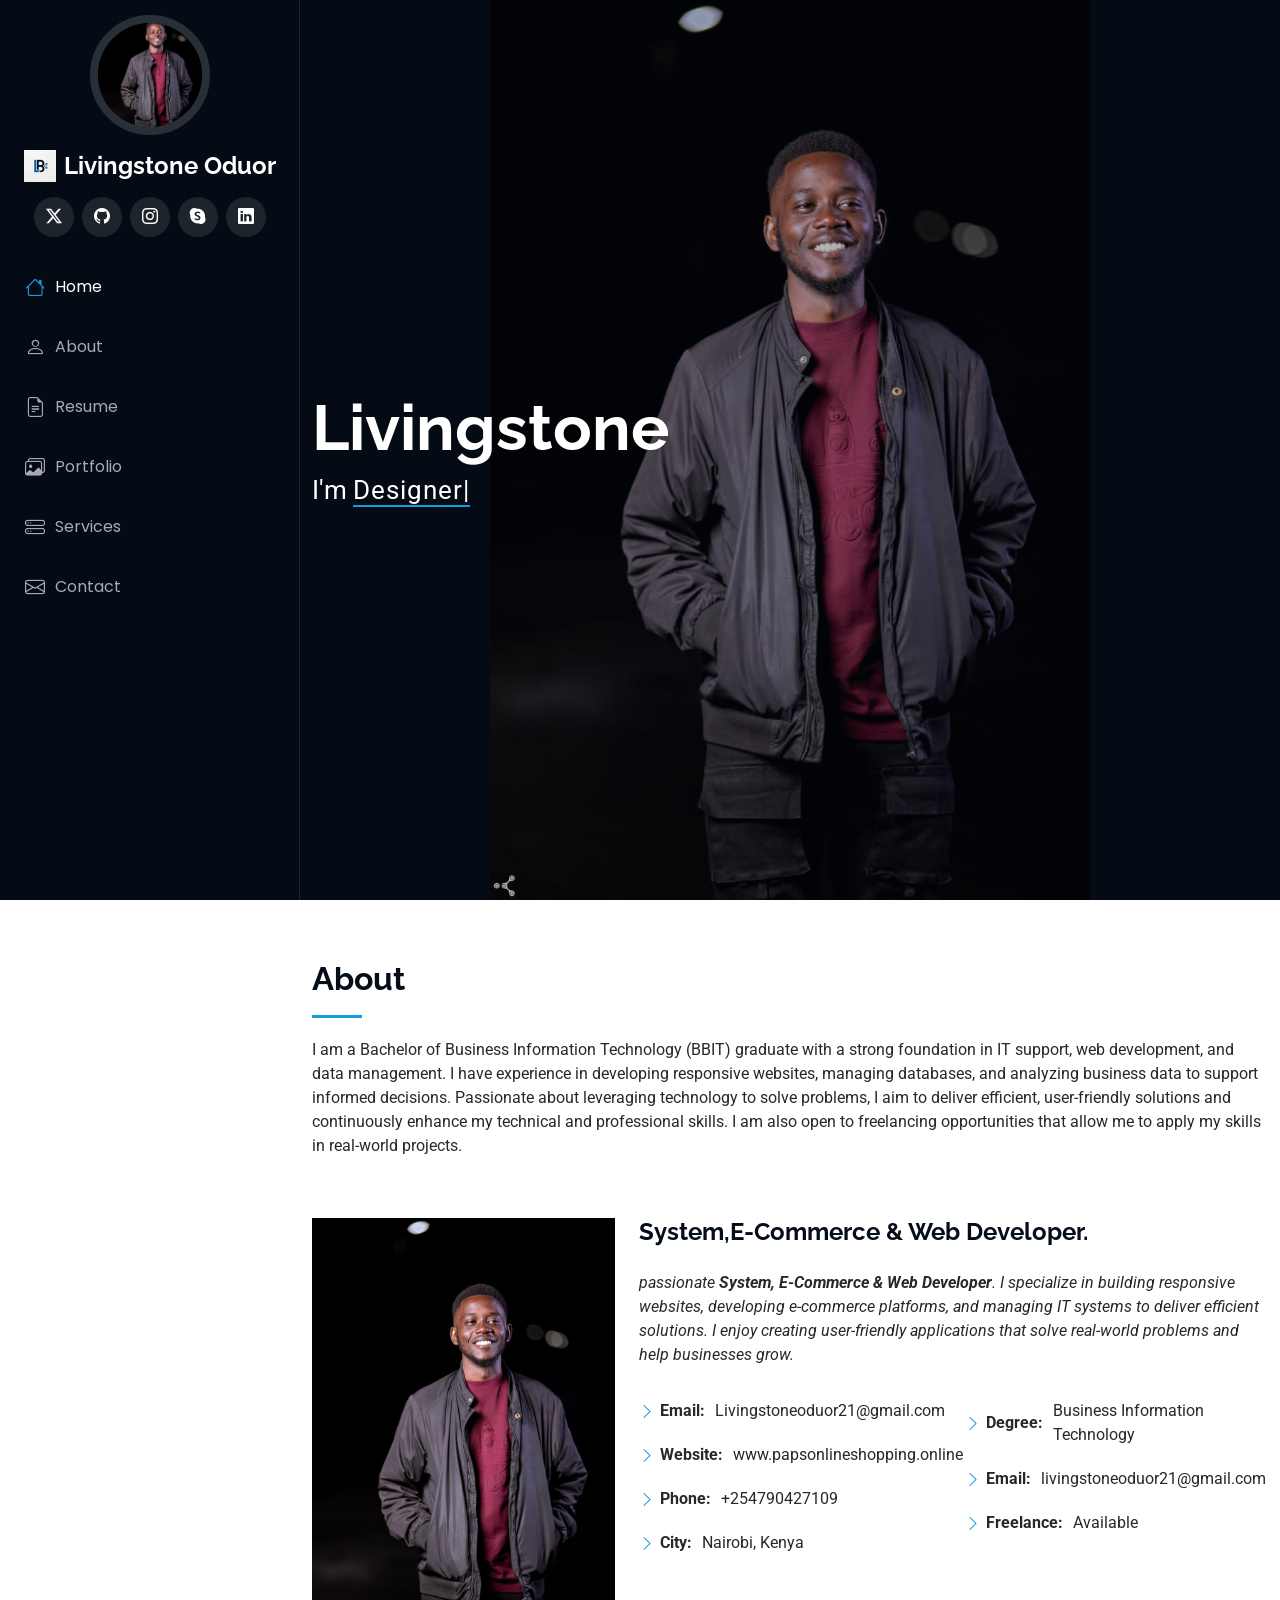
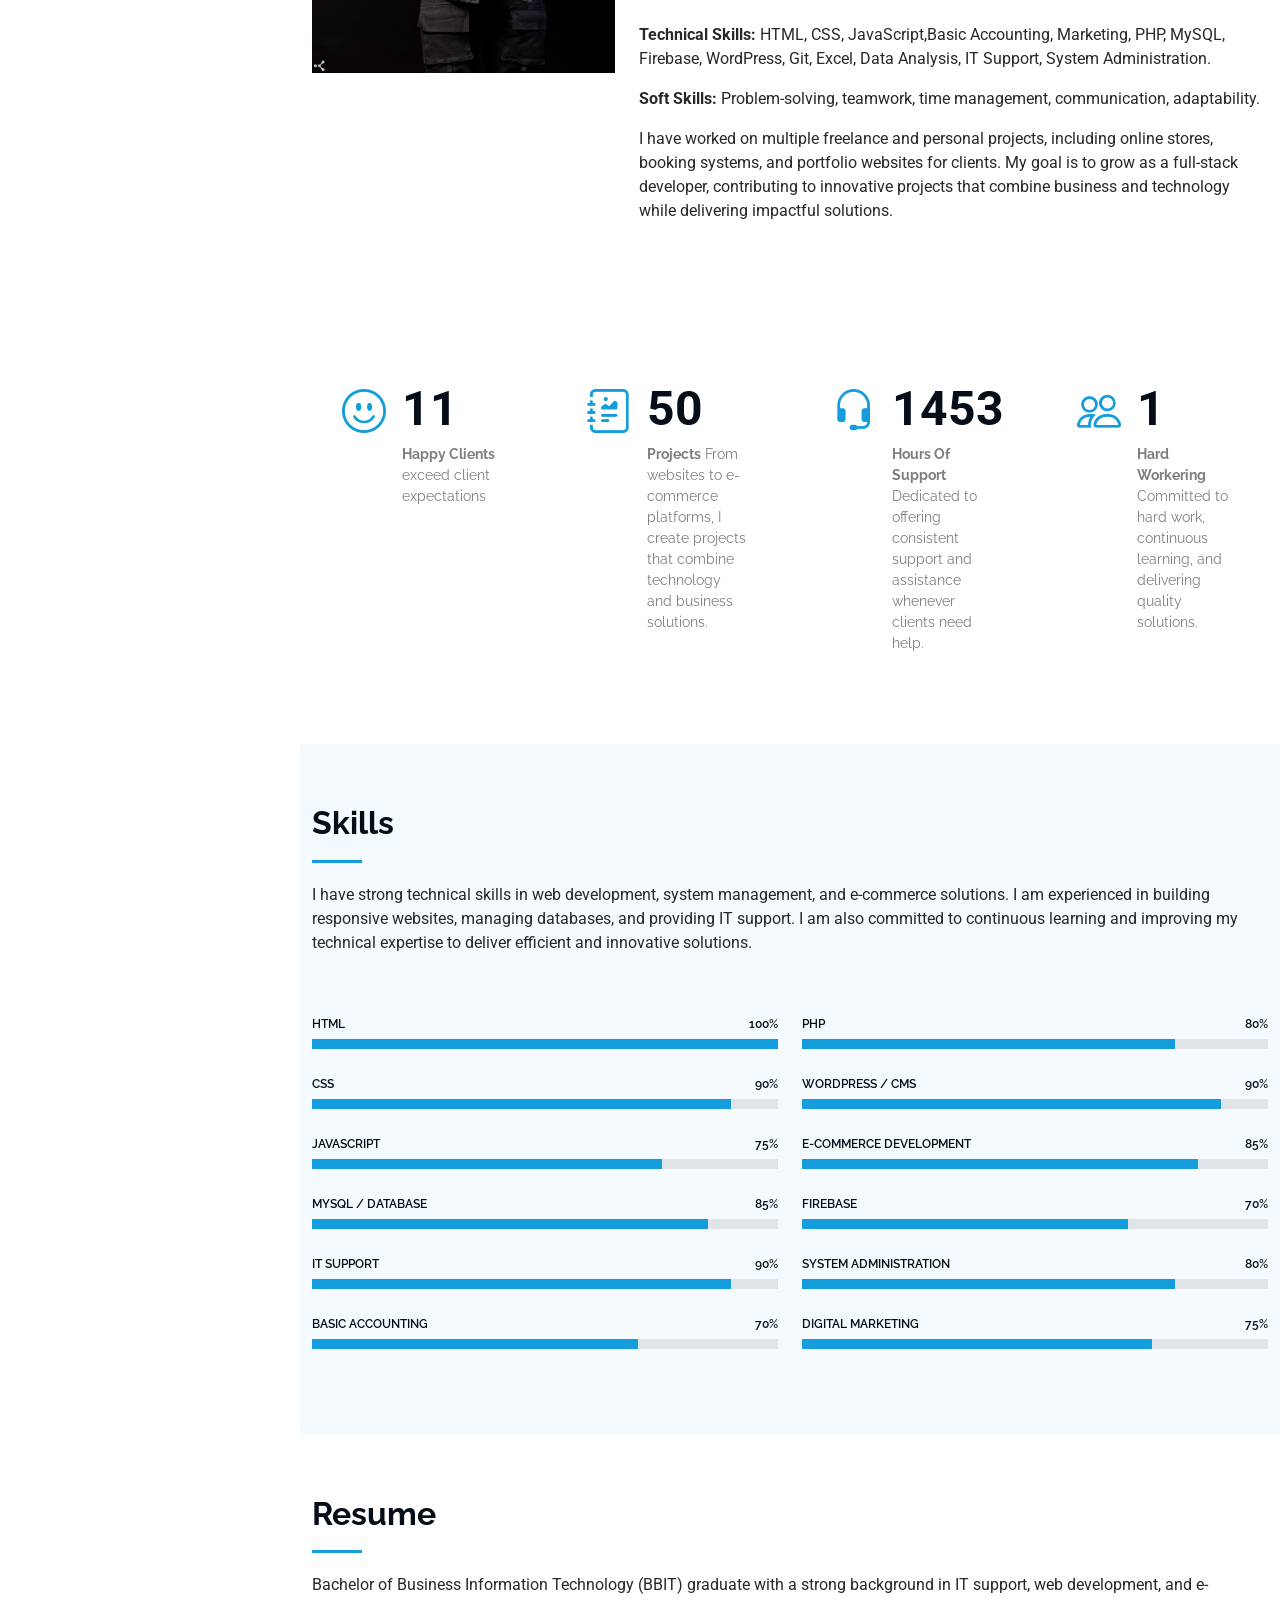
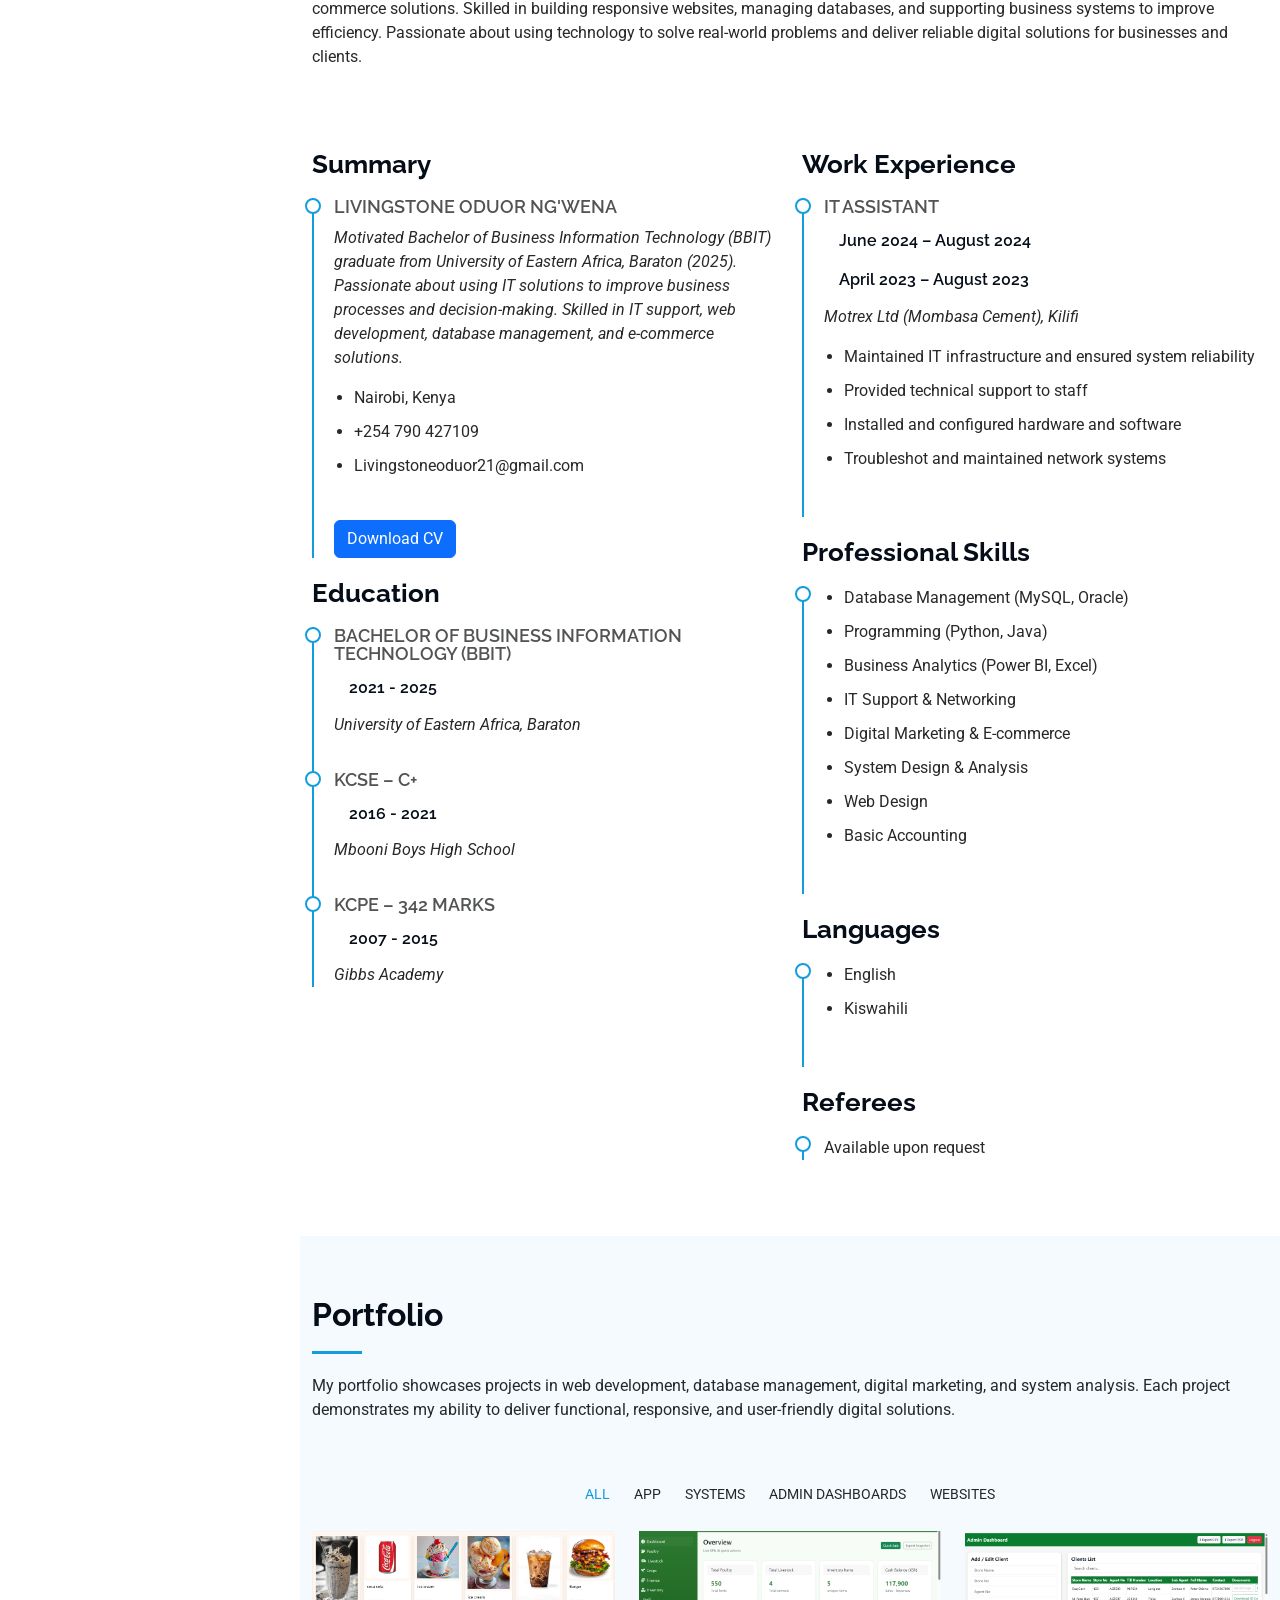
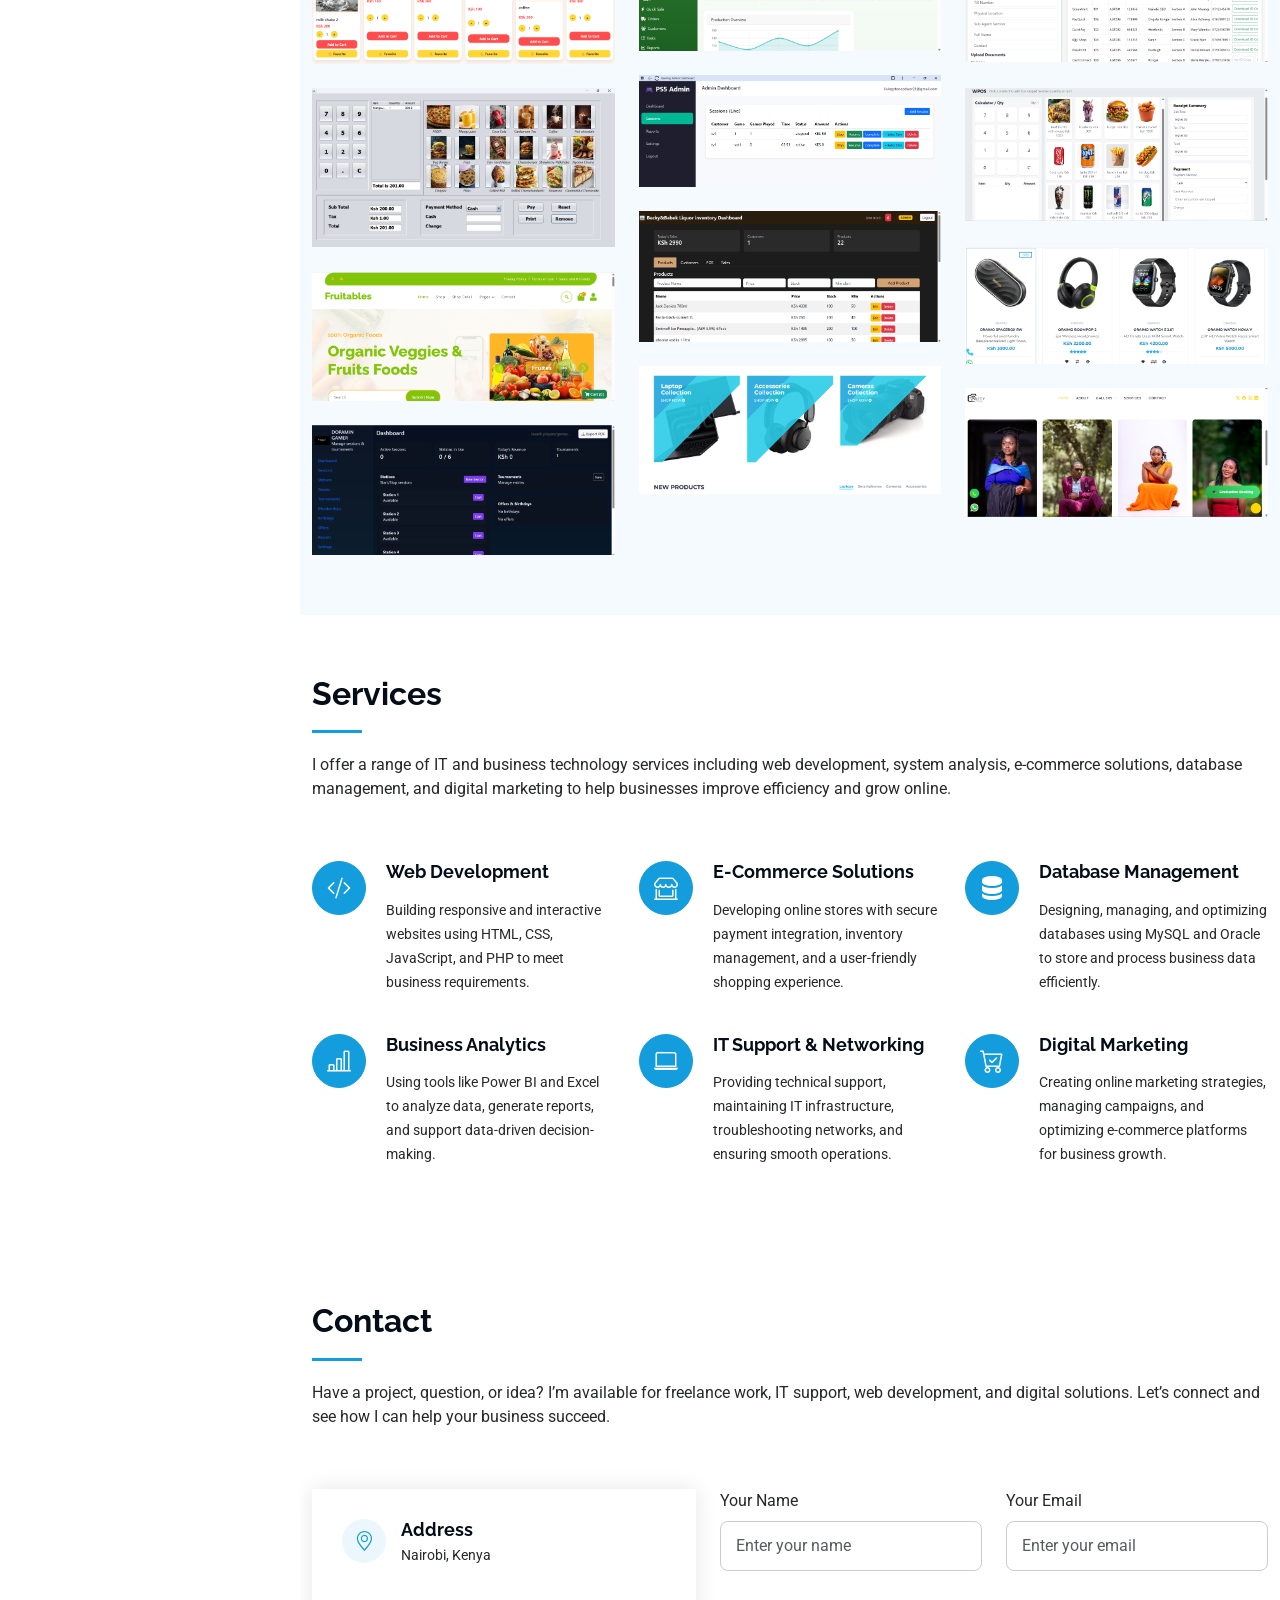
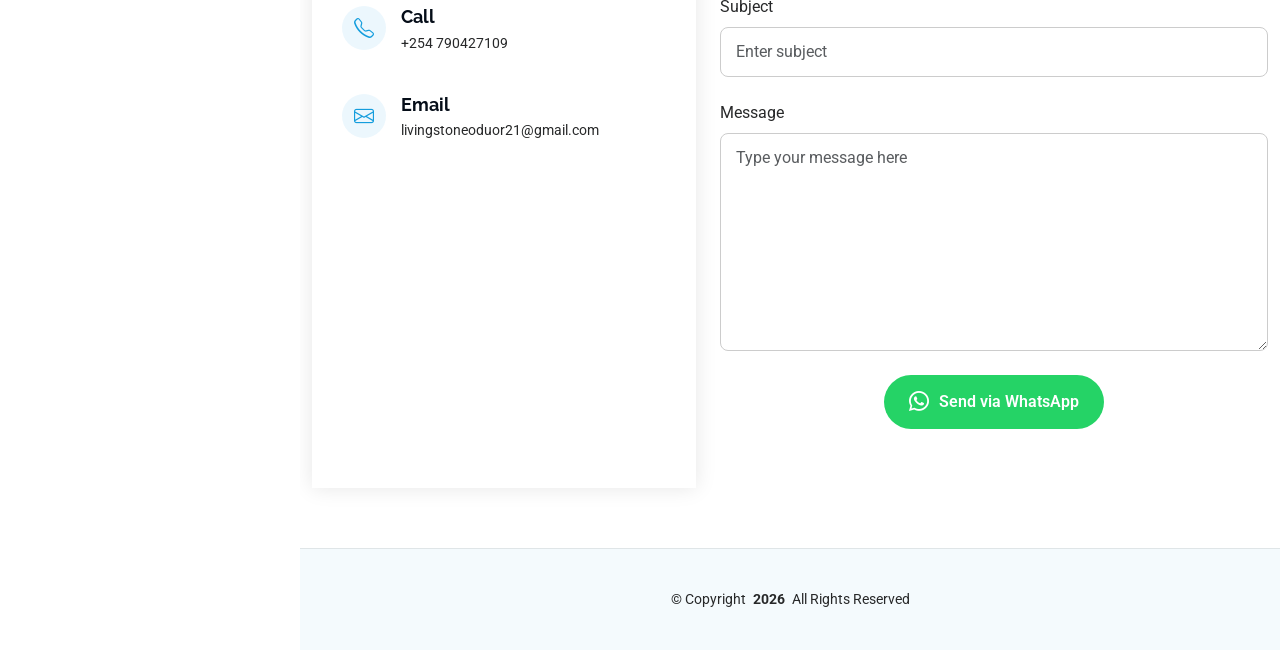
<file: index.html>
<!DOCTYPE html>
<html lang="en">

<head>
  <meta charset="utf-8">
  <meta content="width=device-width, initial-scale=1.0" name="viewport">
  <title>Livingstone</title>
  <meta content="" name="description">
  <meta content="" name="keywords">

  <!-- Favicons -->
  <link href="assets/img/favi.jpg" rel="icon">
  <link href="assets/img/favi.jpg" rel="apple-touch-icon">

  <!-- Fonts -->
  <link href="https://fonts.googleapis.com" rel="preconnect">
  <link href="https://fonts.gstatic.com" rel="preconnect" crossorigin>
  <link href="https://fonts.googleapis.com/css2?family=Roboto:ital,wght@0,100;0,300;0,400;0,500;0,700;0,900;1,100;1,300;1,400;1,500;1,700;1,900&family=Poppins:ital,wght@0,100;0,200;0,300;0,400;0,500;0,600;0,700;0,800;0,900;1,100;1,200;1,300;1,400;1,500;1,600;1,700;1,800;1,900&family=Raleway:ital,wght@0,100;0,200;0,300;0,400;0,500;0,600;0,700;0,800;0,900;1,100;1,200;1,300;1,400;1,500;1,600;1,700;1,800;1,900&display=swap" rel="stylesheet">

  <!-- Vendor CSS Files -->
  <link href="assets/vendor/bootstrap/css/bootstrap.min.css" rel="stylesheet">
  <link href="assets/vendor/bootstrap-icons/bootstrap-icons.css" rel="stylesheet">
  <link href="assets/vendor/aos/aos.css" rel="stylesheet">
  <link href="assets/vendor/glightbox/css/glightbox.min.css" rel="stylesheet">
  <link href="assets/vendor/swiper/swiper-bundle.min.css" rel="stylesheet">

  <!-- Main CSS File -->
  <link href="assets/css/main.css" rel="stylesheet">

  
</head>

<body class="index-page">

  <header id="header" class="d-flex flex-column header dark-background">
    <i class="header-toggle d-xl-none bi bi-list"></i>

    <div class="profile-img">
      <img src="assets/img/profile.jpeg" alt="" class="rounded-circle img-fluid">
    </div>

    <a href="index.html" class="d-flex align-items-center justify-content-center logo">
      
       <img src="assets/img/favi.jpg" alt="">
      <h1 class="sitename">Livingstone Oduor</h1>
    </a>

    <div class="text-center social-links">
      <a href="#" class="twitter"><i class="bi bi-twitter-x"></i></a>
     <a href="https://github.com/Paps-maker" class="github"><i class="bi bi-github"></i></a>
      <a href="#" class="instagram"><i class="bi bi-instagram"></i></a>
      <a href="#" class="google-plus"><i class="bi bi-skype"></i></a>
      <a href="https://www.linkedin.com/in/livingstone-oduor-9051a3222/?lipi=urn%3Ali%3Apage%3Ad_flagship3_feed%3BAfVH2O2eRX67OKX%2F8Bzcow%3D%3D" class="linkedin"><i class="bi bi-linkedin"></i></a>
    </div>

    <nav id="navmenu" class="navmenu">
      <ul>
        <li><a href="#hero"><i class="bi bi-house navicon"></i> Home</a></li>
        <li><a href="#about"><i class="bi bi-person navicon"></i> About</a></li>
        <li><a href="#resume"><i class="bi bi-file-earmark-text navicon"></i> Resume</a></li>
        <li><a href="#portfolio"><i class="bi bi-images navicon"></i> Portfolio</a></li>
        <li><a href="#services"><i class="bi bi-hdd-stack navicon"></i> Services</a></li>
       
        </li>
        <li><a href="#contact"><i class="bi bi-envelope navicon"></i> Contact</a></li>
      </ul>
    </nav>

  </header>

  <main class="main">

    <!-- Hero Section -->
    <section id="hero" class="hero section dark-background">

      <img src="assets/img/profile.jpeg" alt="" data-aos="fade-in" class="">

      <div class="container" data-aos="fade-up" data-aos-delay="100">
        <h2>Livingstone</h2>
        <p>I'm <span class="typed" data-typed-items="Designer, Developer, Freelancer, IT Support,Web Developer,Data Analyst,Systems Administrator">IT Support</span><span class="typed-cursor--blink typed-cursor" aria-hidden="true"></span><span class="typed-cursor--blink typed-cursor" aria-hidden="true"></span></p>
      </div>

    </section><!-- /Hero Section -->

    <!-- About Section -->
    <section id="about" class="about section">

      <!-- Section Title -->
      <div class="container section-title" data-aos="fade-up">
        <h2>About</h2>
<p>
  I am a Bachelor of Business Information Technology (BBIT) graduate with a strong foundation in IT support, web development, and data management. I have experience in developing responsive websites, managing databases, and analyzing business data to support informed decisions. Passionate about leveraging technology to solve problems, I aim to deliver efficient, user-friendly solutions and continuously enhance my technical and professional skills. I am also open to freelancing opportunities that allow me to apply my skills in real-world projects.
</p>
      </div><!-- End Section Title -->

      <div class="container" data-aos="fade-up" data-aos-delay="100">

        <div class="justify-content-center row gy-4">
          <div class="col-lg-4">
            <img src="assets/img/profile.jpeg" class="img-fluid" alt="">
          </div>
          <div class="col-lg-8 content">
            <h2>System,E-Commerce &amp; Web Developer.</h2>
            <p class="py-3 fst-italic">
              passionate <strong>System, E-Commerce & Web Developer</strong>. I specialize in building responsive websites, developing e-commerce platforms, and managing IT systems to deliver efficient solutions. I enjoy creating user-friendly applications that solve real-world problems and help businesses grow.
            </p>
            <div class="row">
              <div class="col-lg-6">
                <ul>
                  <li><i class="bi-chevron-right bi"></i> <strong>Email:</strong> <span>Livingstoneoduor21@gmail.com</span></li>
                  <li><i class="bi-chevron-right bi"></i> <strong>Website:</strong> <span>www.papsonlineshopping.online</span></li>
                  <li><i class="bi-chevron-right bi"></i> <strong>Phone:</strong> <span>+254790427109</span></li>
                  <li><i class="bi-chevron-right bi"></i> <strong>City:</strong> <span>Nairobi, Kenya</span></li>
                </ul>
              </div>
              <div class="col-lg-6">
                <ul>
                  
                  <li><i class="bi-chevron-right bi"></i> <strong>Degree:</strong> <span>Business Information Technology</span></li>
                  <li><i class="bi-chevron-right bi"></i> <strong>Email:</strong> <span>livingstoneoduor21@gmail.com</span></li>
                  <li><i class="bi-chevron-right bi"></i> <strong>Freelance:</strong> <span>Available</span></li>
                </ul>
              </div>
            </div>
            <p class="py-3">
             <p>
  <strong>Technical Skills:</strong> HTML, CSS, JavaScript,Basic Accounting, Marketing, PHP, MySQL, Firebase, WordPress, Git, Excel, Data Analysis, IT Support, System Administration.
</p>
<p>
  <strong>Soft Skills:</strong> Problem-solving, teamwork, time management, communication, adaptability.
</p>
<p>
  I have worked on multiple freelance and personal projects, including online stores, booking systems, and portfolio websites for clients. My goal is to grow as a full-stack developer, contributing to innovative projects that combine business and technology while delivering impactful solutions.
</p>
            </p>
          </div>
        </div>

      </div>

    </section><!-- /About Section -->

    <!-- Stats Section -->
    <section id="stats" class="stats section">

      <div class="container" data-aos="fade-up" data-aos-delay="100">

        <div class="row gy-4">

          <div class="col-lg-3 col-md-6">
            <div class="stats-item">
              <i class="bi bi-emoji-smile"></i>
              <span data-purecounter-start="0" data-purecounter-end="11" data-purecounter-duration="1" class="purecounter"></span>
              <p><strong>Happy Clients</strong> <span>exceed client expectations</span></p>
            </div>
          </div><!-- End Stats Item -->

          <div class="col-lg-3 col-md-6">
            <div class="stats-item">
              <i class="bi bi-journal-richtext"></i>
              <span data-purecounter-start="0" data-purecounter-end="50" data-purecounter-duration="1" class="purecounter"></span>
              <p><strong>Projects</strong> <span>From websites to e-commerce platforms, I create projects that combine technology and business solutions.</span></p>
            </div>
          </div><!-- End Stats Item -->

          <div class="col-lg-3 col-md-6">
            <div class="stats-item">
              <i class="bi bi-headset"></i>
              <span data-purecounter-start="0" data-purecounter-end="1453" data-purecounter-duration="1" class="purecounter"></span>
              <p><strong>Hours Of Support</strong> <span>Dedicated to offering consistent support and assistance whenever clients need help.</span></p>
            </div>
          </div><!-- End Stats Item -->

          <div class="col-lg-3 col-md-6">
            <div class="stats-item">
              <i class="bi bi-people"></i>
              <span data-purecounter-start="0" data-purecounter-end="1" data-purecounter-duration="1" class="purecounter"></span>
              <p><strong>Hard Workering</strong> <span>Committed to hard work, continuous learning, and delivering quality solutions.</span></p>
            </div>
          </div><!-- End Stats Item -->

        </div>

      </div>

    </section><!-- /Stats Section -->

    <!-- Skills Section -->
    <section id="skills" class="skills section light-background">

      <!-- Section Title -->
      <div class="container section-title" data-aos="fade-up">
        <h2>Skills</h2>
        <p> I have strong technical skills in web development, system management, and e-commerce solutions. 
  I am experienced in building responsive websites, managing databases, and providing IT support. 
  I am also committed to continuous learning and improving my technical expertise to deliver 
  efficient and innovative solutions.</p>
      </div><!-- End Section Title -->

      <div class="container" data-aos="fade-up" data-aos-delay="100">

  <div class="row skills-content skills-animation">

    <div class="col-lg-6">

      <div class="progress">
        <span class="skill"><span>HTML</span> <i class="val">100%</i></span>
        <div class="progress-bar-wrap">
          <div class="progress-bar" role="progressbar" aria-valuenow="100" aria-valuemin="0" aria-valuemax="100"></div>
        </div>
      </div>

      <div class="progress">
        <span class="skill"><span>CSS</span> <i class="val">90%</i></span>
        <div class="progress-bar-wrap">
          <div class="progress-bar" role="progressbar" aria-valuenow="90" aria-valuemin="0" aria-valuemax="100"></div>
        </div>
      </div>

      <div class="progress">
        <span class="skill"><span>JavaScript</span> <i class="val">75%</i></span>
        <div class="progress-bar-wrap">
          <div class="progress-bar" role="progressbar" aria-valuenow="75" aria-valuemin="0" aria-valuemax="100"></div>
        </div>
      </div>

      <div class="progress">
        <span class="skill"><span>MySQL / Database</span> <i class="val">85%</i></span>
        <div class="progress-bar-wrap">
          <div class="progress-bar" role="progressbar" aria-valuenow="85" aria-valuemin="0" aria-valuemax="100"></div>
        </div>
      </div>

      <div class="progress">
        <span class="skill"><span>IT Support</span> <i class="val">90%</i></span>
        <div class="progress-bar-wrap">
          <div class="progress-bar" role="progressbar" aria-valuenow="90" aria-valuemin="0" aria-valuemax="100"></div>
        </div>
      </div>

      <div class="progress">
        <span class="skill"><span>Basic Accounting</span> <i class="val">70%</i></span>
        <div class="progress-bar-wrap">
          <div class="progress-bar" role="progressbar" aria-valuenow="70" aria-valuemin="0" aria-valuemax="100"></div>
        </div>
      </div>

    </div>

    <div class="col-lg-6">

      <div class="progress">
        <span class="skill"><span>PHP</span> <i class="val">80%</i></span>
        <div class="progress-bar-wrap">
          <div class="progress-bar" role="progressbar" aria-valuenow="80" aria-valuemin="0" aria-valuemax="100"></div>
        </div>
      </div>

      <div class="progress">
        <span class="skill"><span>WordPress / CMS</span> <i class="val">90%</i></span>
        <div class="progress-bar-wrap">
          <div class="progress-bar" role="progressbar" aria-valuenow="90" aria-valuemin="0" aria-valuemax="100"></div>
        </div>
      </div>

      <div class="progress">
        <span class="skill"><span>E-Commerce Development</span> <i class="val">85%</i></span>
        <div class="progress-bar-wrap">
          <div class="progress-bar" role="progressbar" aria-valuenow="85" aria-valuemin="0" aria-valuemax="100"></div>
        </div>
      </div>

      <div class="progress">
        <span class="skill"><span>Firebase</span> <i class="val">70%</i></span>
        <div class="progress-bar-wrap">
          <div class="progress-bar" role="progressbar" aria-valuenow="70" aria-valuemin="0" aria-valuemax="100"></div>
        </div>
      </div>

      <div class="progress">
        <span class="skill"><span>System Administration</span> <i class="val">80%</i></span>
        <div class="progress-bar-wrap">
          <div class="progress-bar" role="progressbar" aria-valuenow="80" aria-valuemin="0" aria-valuemax="100"></div>
        </div>
      </div>

      <div class="progress">
        <span class="skill"><span>Digital Marketing</span> <i class="val">75%</i></span>
        <div class="progress-bar-wrap">
          <div class="progress-bar" role="progressbar" aria-valuenow="75" aria-valuemin="0" aria-valuemax="100"></div>
        </div>
      </div>

    </div>

  </div>

</div>

    </section><!-- /Skills Section -->

    <!-- Resume Section -->
    <section id="resume" class="resume section">

      <!-- Section Title -->
      <div class="container section-title" data-aos="fade-up">
        <h2>Resume</h2>
        <p> Bachelor of Business Information Technology (BBIT) graduate with a strong background in IT support, 
  web development, and e-commerce solutions. Skilled in building responsive websites, managing databases, 
  and supporting business systems to improve efficiency. Passionate about using technology to solve 
  real-world problems and deliver reliable digital solutions for businesses and clients.</p>
      </div><!-- End Section Title -->

      <div class="container">

  <div class="row">

    <div class="col-lg-6" data-aos="fade-up" data-aos-delay="100">
      <h3 class="resume-title">Summary</h3>

      <div class="pb-0 resume-item">
        <h4>Livingstone Oduor Ng'wena</h4>
        <p><em>
          Motivated Bachelor of Business Information Technology (BBIT) graduate from 
          University of Eastern Africa, Baraton (2025). Passionate about using IT solutions 
          to improve business processes and decision-making. Skilled in IT support, web 
          development, database management, and e-commerce solutions.
        </em></p>
        <ul>
          <li>Nairobi, Kenya</li>
          <li>+254 790 427109</li>
          <li>Livingstoneoduor21@gmail.com</li>
        </ul>

        <!-- Download CV Button -->
        <a href="assets/files/Livingstone_Oduor_CV.pdf" class="mt-3 btn btn-primary" download>
          Download CV
        </a>

      </div>

      <h3 class="resume-title">Education</h3>

      <div class="resume-item">
        <h4>Bachelor of Business Information Technology (BBIT)</h4>
        <h5>2021 - 2025</h5>
        <p><em>University of Eastern Africa, Baraton</em></p>
      </div>

      <div class="resume-item">
        <h4>KCSE – C+</h4>
        <h5>2016 - 2021</h5>
        <p><em>Mbooni Boys High School</em></p>
      </div>

      <div class="resume-item">
        <h4>KCPE – 342 Marks</h4>
        <h5>2007 - 2015</h5>
        <p><em>Gibbs Academy</em></p>
      </div>

    </div>


    <div class="col-lg-6" data-aos="fade-up" data-aos-delay="200">

      <h3 class="resume-title">Work Experience</h3>

      <div class="resume-item">
        <h4>IT Assistant</h4>
        <h5>June 2024 – August 2024</h5>
        <h5>April 2023 – August 2023</h5>
        <p><em>Motrex Ltd (Mombasa Cement), Kilifi</em></p>
        <ul>
          <li>Maintained IT infrastructure and ensured system reliability</li>
          <li>Provided technical support to staff</li>
          <li>Installed and configured hardware and software</li>
          <li>Troubleshot and maintained network systems</li>
        </ul>
      </div>


      <h3 class="resume-title">Professional Skills</h3>
      <div class="resume-item">
        <ul>
          <li>Database Management (MySQL, Oracle)</li>
          <li>Programming (Python, Java)</li>
          <li>Business Analytics (Power BI, Excel)</li>
          <li>IT Support & Networking</li>
          <li>Digital Marketing & E-commerce</li>
          <li>System Design & Analysis</li>
          <li>Web Design</li>
          <li>Basic Accounting</li>
        </ul>
      </div>


      <h3 class="resume-title">Languages</h3>
      <div class="resume-item">
        <ul>
          <li>English</li>
          <li>Kiswahili</li>
        </ul>
      </div>


      <h3 class="resume-title">Referees</h3>
      <div class="resume-item">
        <p>Available upon request</p>
      </div>

    </div>

  </div>

</div>

    </section><!-- /Resume Section -->

    <!-- Portfolio Section -->
    <section id="portfolio" class="portfolio section light-background">

      <!-- Section Title -->
      <div class="container section-title" data-aos="fade-up">
        <h2>Portfolio</h2>
        <p>  My portfolio showcases projects in web development, database management, 
  digital marketing, and system analysis. Each project demonstrates my ability to deliver functional, responsive, and user-friendly digital solutions.</p>
      </div><!-- End Section Title -->

      <div class="container">

        <div class="isotope-layout" data-default-filter="*" data-layout="masonry" data-sort="original-order">

          <ul class="portfolio-filters isotope-filters" data-aos="fade-up" data-aos-delay="100">
            <li data-filter="*" class="filter-active">All</li>
            <li data-filter=".filter-app">App</li>
            <li data-filter=".filter-product">Systems</li>
            <li data-filter=".filter-branding">Admin Dashboards</li>
            <li data-filter=".filter-books">Websites</li>
          </ul><!-- End Portfolio Filters -->

          <div class="row gy-4 isotope-container" data-aos="fade-up" data-aos-delay="200">

            <div class="filter-app col-lg-4 col-md-6 portfolio-item isotope-item">
              <div class="h-100 portfolio-content">
                <img src="assets/img/1.png" class="img-fluid" alt="">
                <div class="portfolio-info">
                  <h4>E-commerce</h4>
                  
                  <a href="assets/img/1.png" title="App 1" data-gallery="portfolio-gallery-app" class="glightbox preview-link"><i class="bi bi-zoom-in"></i></a>
                  <a href="portfolio-details.html" title="More Details" class="details-link"><i class="bi bi-link-45deg"></i></a>
                </div>
              </div>
            </div><!-- End Portfolio Item -->

            <div class="filter-product col-lg-4 col-md-6 portfolio-item isotope-item">
              <div class="h-100 portfolio-content">
                <img src="assets/img/2.png" class="img-fluid" alt="">
                <div class="portfolio-info">
                  <h4>Admin Dashboard</h4>
                  
                  <a href="assets/img/2.png" title="Product 1" data-gallery="portfolio-gallery-product" class="glightbox preview-link"><i class="bi bi-zoom-in"></i></a>
                  <a href="portfolio-details.html" title="More Details" class="details-link"><i class="bi bi-link-45deg"></i></a>
                </div>
              </div>
            </div><!-- End Portfolio Item -->

            <div class="filter-branding col-lg-4 col-md-6 portfolio-item isotope-item">
              <div class="h-100 portfolio-content">
                <img src="assets/img/3.png" class="img-fluid" alt="">
                <div class="portfolio-info">
                  <h4>System</h4>
                  
                  <a href="assets/img/3.png" title="Branding 1" data-gallery="portfolio-gallery-branding" class="glightbox preview-link"><i class="bi bi-zoom-in"></i></a>
                  <a href="portfolio-details.html" title="More Details" class="details-link"><i class="bi bi-link-45deg"></i></a>
                </div>
              </div>
            </div><!-- End Portfolio Item -->

            <div class="filter-books col-lg-4 col-md-6 portfolio-item isotope-item">
              <div class="h-100 portfolio-content">
                <img src="assets/img/4.png" class="img-fluid" alt="">
                <div class="portfolio-info">
                  
                  <a href="assets/img/4.png" title="Branding 1" data-gallery="portfolio-gallery-book" class="glightbox preview-link"><i class="bi bi-zoom-in"></i></a>
                  <a href="portfolio-details.html" title="More Details" class="details-link"><i class="bi bi-link-45deg"></i></a>
                </div>
              </div>
            </div><!-- End Portfolio Item -->

            <div class="filter-app col-lg-4 col-md-6 portfolio-item isotope-item">
              <div class="h-100 portfolio-content">
                <img src="assets/img/5.png" class="img-fluid" alt="">
                <div class="portfolio-info">
                  
                  <a href="assets/img/5.png" title="App 2" data-gallery="portfolio-gallery-app" class="glightbox preview-link"><i class="bi bi-zoom-in"></i></a>
                  <a href="portfolio-details.html" title="More Details" class="details-link"><i class="bi bi-link-45deg"></i></a>
                </div>
              </div>
            </div><!-- End Portfolio Item -->

            <div class="filter-product col-lg-4 col-md-6 portfolio-item isotope-item">
              <div class="h-100 portfolio-content">
                <img src="assets/img/6.png" class="img-fluid" alt="">
                <div class="portfolio-info">
                  
                  <a href="assets/img/6.png" title="Product 2" data-gallery="portfolio-gallery-product" class="glightbox preview-link"><i class="bi bi-zoom-in"></i></a>
                  <a href="portfolio-details.html" title="More Details" class="details-link"><i class="bi bi-link-45deg"></i></a>
                </div>
              </div>
            </div><!-- End Portfolio Item -->

            <div class="filter-branding col-lg-4 col-md-6 portfolio-item isotope-item">
              <div class="h-100 portfolio-content">
                <img src="assets/img/7.png" class="img-fluid" alt="">
                <div class="portfolio-info">
                 
                  <a href="assets/img/7.png" title="Branding 2" data-gallery="portfolio-gallery-branding" class="glightbox preview-link"><i class="bi bi-zoom-in"></i></a>
                  <a href="portfolio-details.html" title="More Details" class="details-link"><i class="bi bi-link-45deg"></i></a>
                </div>
              </div>
            </div><!-- End Portfolio Item -->

            <div class="filter-books col-lg-4 col-md-6 portfolio-item isotope-item">
              <div class="h-100 portfolio-content">
                <img src="assets/img/8.png" class="img-fluid" alt="">
                <div class="portfolio-info">
                 
                  <a href="assets/img/8.png" title="Branding 2" data-gallery="portfolio-gallery-book" class="glightbox preview-link"><i class="bi bi-zoom-in"></i></a>
                  <a href="portfolio-details.html" title="More Details" class="details-link"><i class="bi bi-link-45deg"></i></a>
                </div>
              </div>
            </div><!-- End Portfolio Item -->

            <div class="filter-app col-lg-4 col-md-6 portfolio-item isotope-item">
              <div class="h-100 portfolio-content">
                <img src="assets/img/9.png" class="img-fluid" alt="">
                <div class="portfolio-info">
                 
                  <a href="assets/img/9.png" title="App 3" data-gallery="portfolio-gallery-app" class="glightbox preview-link"><i class="bi bi-zoom-in"></i></a>
                  <a href="portfolio-details.html" title="More Details" class="details-link"><i class="bi bi-link-45deg"></i></a>
                </div>
              </div>
            </div><!-- End Portfolio Item -->

            <div class="filter-product col-lg-4 col-md-6 portfolio-item isotope-item">
              <div class="h-100 portfolio-content">
                <img src="assets/img/10.png" class="img-fluid" alt="">
                <div class="portfolio-info">
                 
                  <a href="assets/img/10.png" title="Product 3" data-gallery="portfolio-gallery-product" class="glightbox preview-link"><i class="bi bi-zoom-in"></i></a>
                  <a href="portfolio-details.html" title="More Details" class="details-link"><i class="bi bi-link-45deg"></i></a>
                </div>
              </div>
            </div><!-- End Portfolio Item -->

            <div class="filter-branding col-lg-4 col-md-6 portfolio-item isotope-item">
              <div class="h-100 portfolio-content">
                <img src="assets/img/11.png" class="img-fluid" alt="">
                <div class="portfolio-info">
                  
                  <a href="assets/img/11.png" title="Branding 2" data-gallery="portfolio-gallery-branding" class="glightbox preview-link"><i class="bi bi-zoom-in"></i></a>
                  <a href="portfolio-details.html" title="More Details" class="details-link"><i class="bi bi-link-45deg"></i></a>
                </div>
              </div>
            </div><!-- End Portfolio Item -->

            <div class="filter-books col-lg-4 col-md-6 portfolio-item isotope-item">
              <div class="h-100 portfolio-content">
                <img src="assets/img/12.png" class="img-fluid" alt="">
                <div class="portfolio-info">
                  
                  <a href="assets/img/12.png" title="Branding 3" data-gallery="portfolio-gallery-book" class="glightbox preview-link"><i class="bi bi-zoom-in"></i></a>
                  <a href="portfolio-details.html" title="More Details" class="details-link"><i class="bi bi-link-45deg"></i></a>
                </div>
              </div>
            </div><!-- End Portfolio Item -->

          </div><!-- End Portfolio Container -->

        </div>

      </div>

    </section><!-- /Portfolio Section -->

    <!-- Services Section -->
<section id="services" class="services section">

  <!-- Section Title -->
  <div class="container section-title" data-aos="fade-up">
    <h2>Services</h2>
    <p>I offer a range of IT and business technology services including web development, system analysis, e-commerce solutions, database management, and digital marketing to help businesses improve efficiency and grow online.</p>
  </div><!-- End Section Title -->

  <div class="container">

    <div class="row gy-4">

      <div class="d-flex col-lg-4 col-md-6 service-item" data-aos="fade-up" data-aos-delay="100">
        <div class="flex-shrink-0 icon"><i class="bi bi-code-slash"></i></div>
        <div>
          <h4 class="title"><a href="service-details.html" class="stretched-link">Web Development</a></h4>
          <p class="description">Building responsive and interactive websites using HTML, CSS, JavaScript, and PHP to meet business requirements.</p>
        </div>
      </div><!-- End Service Item -->

      <div class="d-flex col-lg-4 col-md-6 service-item" data-aos="fade-up" data-aos-delay="200">
        <div class="flex-shrink-0 icon"><i class="bi bi-shop-window"></i></div>
        <div>
          <h4 class="title"><a href="service-details.html" class="stretched-link">E-Commerce Solutions</a></h4>
          <p class="description">Developing online stores with secure payment integration, inventory management, and a user-friendly shopping experience.</p>
        </div>
      </div><!-- End Service Item -->

      <div class="d-flex col-lg-4 col-md-6 service-item" data-aos="fade-up" data-aos-delay="300">
        <div class="flex-shrink-0 icon"><i class="bi bi-server"></i></div>
        <div>
          <h4 class="title"><a href="service-details.html" class="stretched-link">Database Management</a></h4>
          <p class="description">Designing, managing, and optimizing databases using MySQL and Oracle to store and process business data efficiently.</p>
        </div>
      </div><!-- End Service Item -->

      <div class="d-flex col-lg-4 col-md-6 service-item" data-aos="fade-up" data-aos-delay="400">
        <div class="flex-shrink-0 icon"><i class="bi bi-bar-chart-line"></i></div>
        <div>
          <h4 class="title"><a href="service-details.html" class="stretched-link">Business Analytics</a></h4>
          <p class="description">Using tools like Power BI and Excel to analyze data, generate reports, and support data-driven decision-making.</p>
        </div>
      </div><!-- End Service Item -->

      <div class="d-flex col-lg-4 col-md-6 service-item" data-aos="fade-up" data-aos-delay="500">
        <div class="flex-shrink-0 icon"><i class="bi bi-laptop"></i></div>
        <div>
          <h4 class="title"><a href="service-details.html" class="stretched-link">IT Support & Networking</a></h4>
          <p class="description">Providing technical support, maintaining IT infrastructure, troubleshooting networks, and ensuring smooth operations.</p>
        </div>
      </div><!-- End Service Item -->

      <div class="d-flex col-lg-4 col-md-6 service-item" data-aos="fade-up" data-aos-delay="600">
        <div class="flex-shrink-0 icon"><i class="bi bi-cart-check"></i></div>
        <div>
          <h4 class="title"><a href="service-details.html" class="stretched-link">Digital Marketing</a></h4>
          <p class="description">Creating online marketing strategies, managing campaigns, and optimizing e-commerce platforms for business growth.</p>
        </div>
      </div><!-- End Service Item -->

    </div>

  </div>

</section><!-- /Services Section -->
   

    <!-- Contact Section -->
    <section id="contact" class="contact section">

      <!-- Section Title -->
      <div class="container section-title" data-aos="fade-up">
        <h2>Contact</h2>
<p>Have a project, question, or idea? I’m available for freelance work, IT support, web development, and digital solutions. Let’s connect and see how I can help your business succeed.</p>
      </div><!-- End Section Title -->

      <div class="container" data-aos="fade-up" data-aos-delay="100">

        <div class="row gy-4">

          <div class="col-lg-5">

            <div class="info-wrap">
              <div class="d-flex info-item" data-aos="fade-up" data-aos-delay="200">
                <i class="flex-shrink-0 bi bi-geo-alt"></i>
                <div>
                  <h3>Address</h3>
                  <p>Nairobi, Kenya</p>
                </div>
              </div><!-- End Info Item -->

              <div class="d-flex info-item" data-aos="fade-up" data-aos-delay="300">
                <i class="flex-shrink-0 bi bi-telephone"></i>
                <div>
                  <h3>Call</h3>
                  <p>+254 790427109</p>
                </div>
              </div><!-- End Info Item -->

              <div class="d-flex info-item" data-aos="fade-up" data-aos-delay="400">
                <i class="flex-shrink-0 bi bi-envelope"></i>
                <div>
                  <h3>Email</h3>
                  <p>livingstoneoduor21@gmail.com</p>
                </div>
              </div><!-- End Info Item -->

              <iframe
  src="https://www.google.com/maps/embed?pb=!1m18!1m12!1m3!1d3979.878276111207!2d36.817223015325804!3d-1.2920657980511287!2m3!1f0!2f0!3f0!3m2!1i1024!2i768!4f13.1!3m3!1m2!1s0x182f10720c7f8e7f%3A0x68d180eac0f7fb57!2sNairobi%2C%20Kenya!5e0!3m2!1sen!2ske!4v1700000000000!5m2!1sen!2ske"
  frameborder="0"
  style="border:0; width: 100%; height: 270px;"
  allowfullscreen=""
  loading="lazy"
  referrerpolicy="no-referrer-when-downgrade">
</iframe>
            </div>
          </div>

          <div class="col-lg-7">
  <form id="whatsapp-form" data-aos="fade-up" data-aos-delay="200">
    <div class="row gy-4">

      <div class="col-md-6">
        <label for="name-field" class="pb-2">Your Name</label>
        <input type="text" name="name" id="name-field" class="form-control custom-input" placeholder="Enter your name" required>
      </div>

      <div class="col-md-6">
        <label for="email-field" class="pb-2">Your Email</label>
        <input type="email" class="form-control custom-input" name="email" id="email-field" placeholder="Enter your email" required>
      </div>

      <div class="col-md-12">
        <label for="subject-field" class="pb-2">Subject</label>
        <input type="text" class="form-control custom-input" name="subject" id="subject-field" placeholder="Enter subject" required>
      </div>

      <div class="col-md-12">
        <label for="message-field" class="pb-2">Message</label>
        <textarea class="form-control custom-input" name="message" rows="8" id="message-field" placeholder="Type your message here" required></textarea>
      </div>

      <div class="text-center col-md-12">
        <button type="submit" class="btn btn-whatsapp">
          <i class="bi bi-whatsapp"></i> Send via WhatsApp
        </button>
      </div>

    </div>
  </form>
</div><!-- End Contact Form -->

<style>
  /* Styled Inputs */
  .custom-input {
    border-radius: 8px;
    padding: 12px 15px;
    border: 1px solid #ccc;
    transition: border-color 0.3s, box-shadow 0.3s;
  }

  .custom-input:focus {
    border-color: var(--accent-color);
    box-shadow: 0 0 5px rgba(0,0,0,0.1);
    outline: none;
  }

  /* WhatsApp Button */
  .btn-whatsapp {
    background-color: #25D366;
    color: #fff;
    font-weight: 600;
    padding: 12px 25px;
    font-size: 16px;
    border: none;
    border-radius: 50px;
    display: inline-flex;
    align-items: center;
    gap: 10px;
    transition: transform 0.2s, box-shadow 0.2s;
    cursor: pointer;
  }

  .btn-whatsapp:hover {
    background-color: #1ebe57;
    box-shadow: 0px 8px 15px rgba(0, 0, 0, 0.2);
    transform: translateY(-2px);
  }

  .btn-whatsapp i {
    font-size: 20px;
  }
</style>

<script>
  const whatsappForm = document.getElementById('whatsapp-form');
  whatsappForm.addEventListener('submit', function(e) {
    e.preventDefault();

    const name = document.getElementById('name-field').value;
    const email = document.getElementById('email-field').value;
    const subject = document.getElementById('subject-field').value;
    const message = document.getElementById('message-field').value;

    const phoneNumber = "254790427109"; // <-- Your WhatsApp number with country code
    const text = `*New Contact Form Submission*%0A%0A*Name:* ${name}%0A*Email:* ${email}%0A*Subject:* ${subject}%0A*Message:* ${message}`;

    const whatsappURL = `https://wa.me/${phoneNumber}?text=${text}`;

    // Open WhatsApp Web or app
    window.open(whatsappURL, '_blank');
  });
</script>
        </div>

      </div>

    </section><!-- /Contact Section -->

  </main>

  <footer id="footer" class="position-relative footer light-background">

    <div class="container">
      <div class="text-center copyright">
        <p>© <span>Copyright</span> <strong class="px-1 sitename">2026</strong> <span>All Rights Reserved</span></p>
      </div>
      
    </div>

  </footer>

  <!-- Scroll Top -->
  <a href="#" id="scroll-top" class="d-flex align-items-center justify-content-center scroll-top"><i class="bi bi-arrow-up-short"></i></a>

  <!-- Preloader -->
  <div id="preloader"></div>

  <!-- Vendor JS Files -->
  <script src="assets/vendor/bootstrap/js/bootstrap.bundle.min.js"></script>
  <script src="assets/vendor/php-email-form/validate.js"></script>
  <script src="assets/vendor/aos/aos.js"></script>
  <script src="assets/vendor/typed.js/typed.umd.js"></script>
  <script src="assets/vendor/purecounter/purecounter_vanilla.js"></script>
  <script src="assets/vendor/waypoints/noframework.waypoints.js"></script>
  <script src="assets/vendor/glightbox/js/glightbox.min.js"></script>
  <script src="assets/vendor/imagesloaded/imagesloaded.pkgd.min.js"></script>
  <script src="assets/vendor/isotope-layout/isotope.pkgd.min.js"></script>
  <script src="assets/vendor/swiper/swiper-bundle.min.js"></script>

  <!-- Main JS File -->
  <script src="assets/js/main.js"></script>

</body>

</html>
</file>
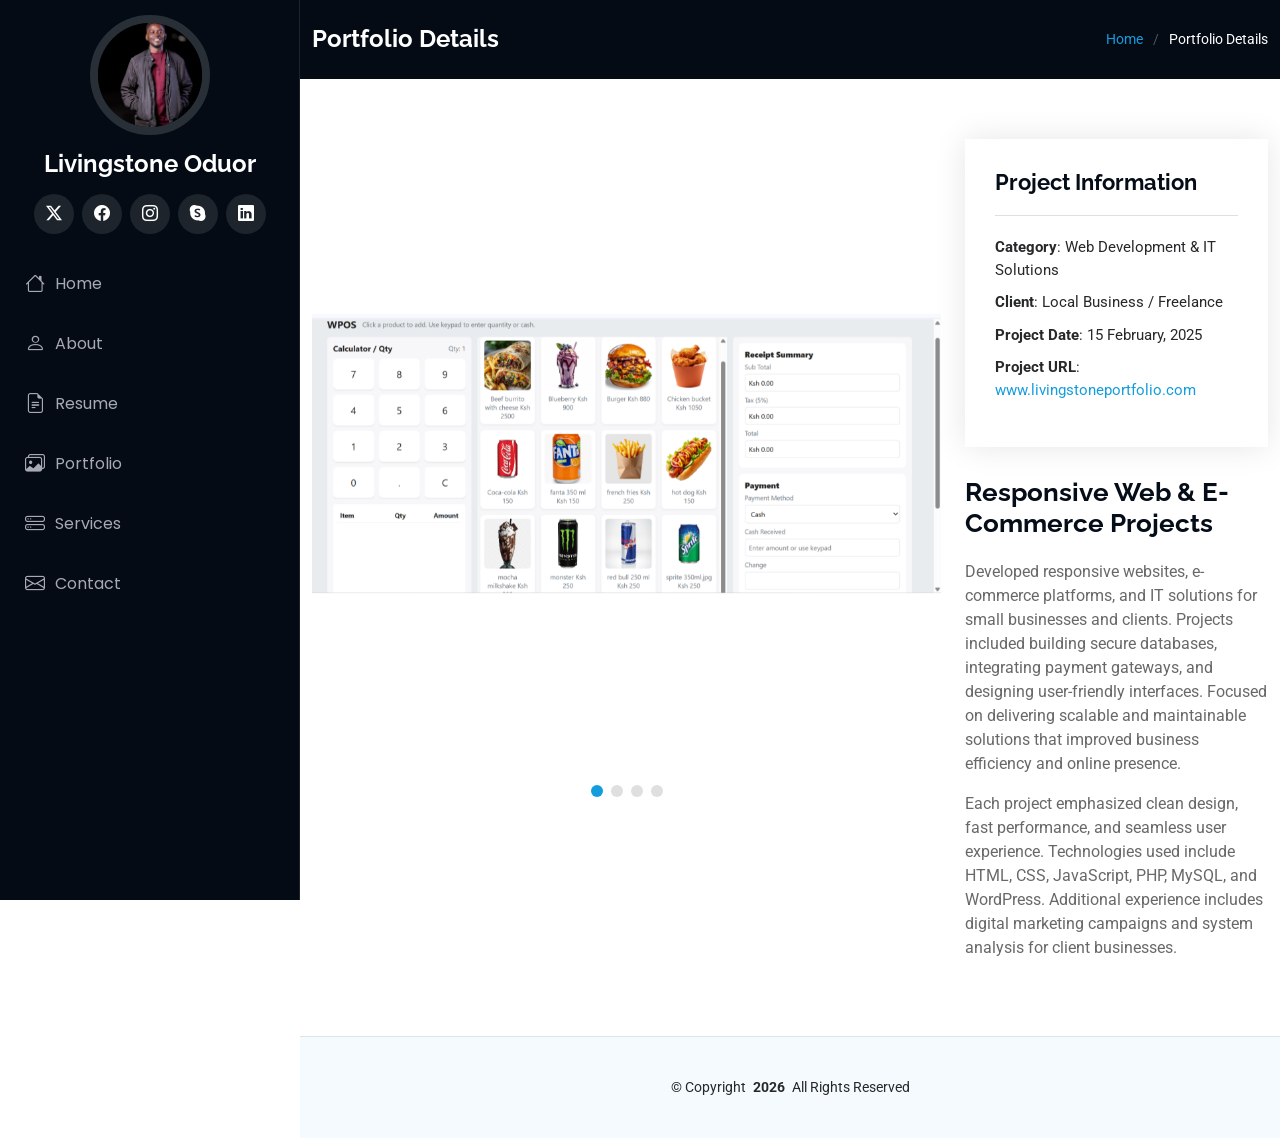
<file: portfolio-details.html>
<!DOCTYPE html>
<html lang="en">

<head>
  <meta charset="utf-8">
  <meta content="width=device-width, initial-scale=1.0" name="viewport">
  <title>Portfolio</title>
  <meta content="" name="description">
  <meta content="" name="keywords">

  <!-- Favicons -->
  <link href="assets/img/favi.jpg" rel="icon">
  <link href="assets/img/favi.jpg" rel="apple-touch-icon">

  <!-- Fonts -->
  <link href="https://fonts.googleapis.com" rel="preconnect">
  <link href="https://fonts.gstatic.com" rel="preconnect" crossorigin>
  <link href="https://fonts.googleapis.com/css2?family=Roboto:ital,wght@0,100;0,300;0,400;0,500;0,700;0,900;1,100;1,300;1,400;1,500;1,700;1,900&family=Poppins:ital,wght@0,100;0,200;0,300;0,400;0,500;0,600;0,700;0,800;0,900;1,100;1,200;1,300;1,400;1,500;1,600;1,700;1,800;1,900&family=Raleway:ital,wght@0,100;0,200;0,300;0,400;0,500;0,600;0,700;0,800;0,900;1,100;1,200;1,300;1,400;1,500;1,600;1,700;1,800;1,900&display=swap" rel="stylesheet">

  <!-- Vendor CSS Files -->
  <link href="assets/vendor/bootstrap/css/bootstrap.min.css" rel="stylesheet">
  <link href="assets/vendor/bootstrap-icons/bootstrap-icons.css" rel="stylesheet">
  <link href="assets/vendor/aos/aos.css" rel="stylesheet">
  <link href="assets/vendor/glightbox/css/glightbox.min.css" rel="stylesheet">
  <link href="assets/vendor/swiper/swiper-bundle.min.css" rel="stylesheet">

  <!-- Main CSS File -->
  <link href="assets/css/main.css" rel="stylesheet">

  <!-- =======================================================
  * Template Name: iPortfolio
  * Template URL: https://bootstrapmade.com/iportfolio-bootstrap-portfolio-websites-template/
  * Updated: Jun 29 2024 with Bootstrap v5.3.3
  * Author: BootstrapMade.com
  * License: https://bootstrapmade.com/license/
  ======================================================== -->
</head>

<body class="portfolio-details-page">

  <header id="header" class="d-flex flex-column header dark-background">
    <i class="header-toggle d-xl-none bi bi-list"></i>

    <div class="profile-img">
      <img src="assets/img/profile.jpeg" alt="" class="rounded-circle img-fluid">
    </div>

    <a href="index.html" class="d-flex align-items-center justify-content-center logo">
      <!-- Uncomment the line below if you also wish to use an image logo -->
      <!-- <img src="assets/img/logo.png" alt=""> -->
      <h1 class="sitename">Livingstone Oduor</h1>
    </a>

    <div class="text-center social-links">
      <a href="#" class="twitter"><i class="bi bi-twitter-x"></i></a>
      <a href="#" class="facebook"><i class="bi bi-facebook"></i></a>
      <a href="#" class="instagram"><i class="bi bi-instagram"></i></a>
      <a href="#" class="google-plus"><i class="bi bi-skype"></i></a>
      <a href="#" class="linkedin"><i class="bi bi-linkedin"></i></a>
    </div>

    <nav id="navmenu" class="navmenu">
      <ul>
        <li><a href="index.html"><i class="bi bi-house navicon"></i>Home</a></li>
        <li><a href="index.html"><i class="bi bi-person navicon"></i> About</a></li>
        <li><a href="index.html"><i class="bi bi-file-earmark-text navicon"></i> Resume</a></li>
        <li><a href="index.html"><i class="bi bi-images navicon"></i> Portfolio</a></li>
        <li><a href="index.html"><i class="bi bi-hdd-stack navicon"></i> Services</a></li>
        
        </li>
        <li><a href="#contact"><i class="bi bi-envelope navicon"></i> Contact</a></li>
      </ul>
    </nav>

  </header>

 <main class="main">

  <!-- Page Title -->
  <div class="page-title dark-background">
    <div class="d-lg-flex align-items-center justify-content-between container">
      <h1 class="mb-2 mb-lg-0">Portfolio Details</h1>
      <nav class="breadcrumbs">
        <ol>
          <li><a href="index.html">Home</a></li>
          <li class="current">Portfolio Details</li>
        </ol>
      </nav>
    </div>
  </div><!-- End Page Title -->

  <!-- Portfolio Details Section -->
  <section id="portfolio-details" class="portfolio-details section">

    <div class="container" data-aos="fade-up" data-aos-delay="100">

      <div class="row gy-4">

        <!-- Portfolio Slider -->
        <div class="col-lg-8">
          <div class="portfolio-details-slider swiper init-swiper">

            <script type="application/json" class="swiper-config">
              {
                "loop": true,
                "speed": 600,
                "autoplay": { "delay": 5000 },
                "slidesPerView": "auto",
                "pagination": { "el": ".swiper-pagination", "type": "bullets", "clickable": true }
              }
            </script>

            <div class="align-items-center swiper-wrapper">

              <div class="swiper-slide">
                <img src="assets/img/5.png" alt="Responsive Web Development Project">
              </div>

              <div class="swiper-slide">
                <img src="assets/img/10.png" alt="E-Commerce Platform Development">
              </div>

              <div class="swiper-slide">
                <img src="assets/img/15.png" alt="Database Management Project">
              </div>

              <div class="swiper-slide">
                <img src="assets/img/01.jpg" alt="Digital Marketing Campaign">
              </div>

            </div>
            <div class="swiper-pagination"></div>
          </div>
        </div>

        <!-- Portfolio Info & Description -->
        <div class="col-lg-4">
          <div class="portfolio-info" data-aos="fade-up" data-aos-delay="200">
            <h3>Project Information</h3>
            <ul>
              <li><strong>Category</strong>: Web Development & IT Solutions</li>
              <li><strong>Client</strong>: Local Business / Freelance</li>
              <li><strong>Project Date</strong>: 15 February, 2025</li>
              <li><strong>Project URL</strong>: <a href="https://paps-maker.github.io/my-profile/">www.livingstoneportfolio.com</a></li>
            </ul>
          </div>
          <div class="portfolio-description" data-aos="fade-up" data-aos-delay="300">
            <h2>Responsive Web & E-Commerce Projects</h2>
            <p>
              Developed responsive websites, e-commerce platforms, and IT solutions for small businesses and clients. Projects included building secure databases, integrating payment gateways, and designing user-friendly interfaces. Focused on delivering scalable and maintainable solutions that improved business efficiency and online presence.
            </p>
            <p>
              Each project emphasized clean design, fast performance, and seamless user experience. Technologies used include HTML, CSS, JavaScript, PHP, MySQL, and WordPress. Additional experience includes digital marketing campaigns and system analysis for client businesses.
            </p>
          </div>
        </div>

      </div>

    </div>

  </section><!-- /Portfolio Details Section -->

</main>
  <footer id="footer" class="position-relative footer light-background">

    <div class="container">
      <div class="text-center copyright">
        <p>© <span>Copyright</span> <strong class="px-1 sitename">2026</strong> <span>All Rights Reserved</span></p>
      </div>
      
    </div>

  </footer>

  <!-- Scroll Top -->
  <a href="#" id="scroll-top" class="d-flex align-items-center justify-content-center scroll-top"><i class="bi bi-arrow-up-short"></i></a>

  <!-- Preloader -->
  <div id="preloader"></div>

  <!-- Vendor JS Files -->
  <script src="assets/vendor/bootstrap/js/bootstrap.bundle.min.js"></script>
  <script src="assets/vendor/php-email-form/validate.js"></script>
  <script src="assets/vendor/aos/aos.js"></script>
  <script src="assets/vendor/typed.js/typed.umd.js"></script>
  <script src="assets/vendor/purecounter/purecounter_vanilla.js"></script>
  <script src="assets/vendor/waypoints/noframework.waypoints.js"></script>
  <script src="assets/vendor/glightbox/js/glightbox.min.js"></script>
  <script src="assets/vendor/imagesloaded/imagesloaded.pkgd.min.js"></script>
  <script src="assets/vendor/isotope-layout/isotope.pkgd.min.js"></script>
  <script src="assets/vendor/swiper/swiper-bundle.min.js"></script>

  <!-- Main JS File -->
  <script src="assets/js/main.js"></script>

</body>

</html>
</file>
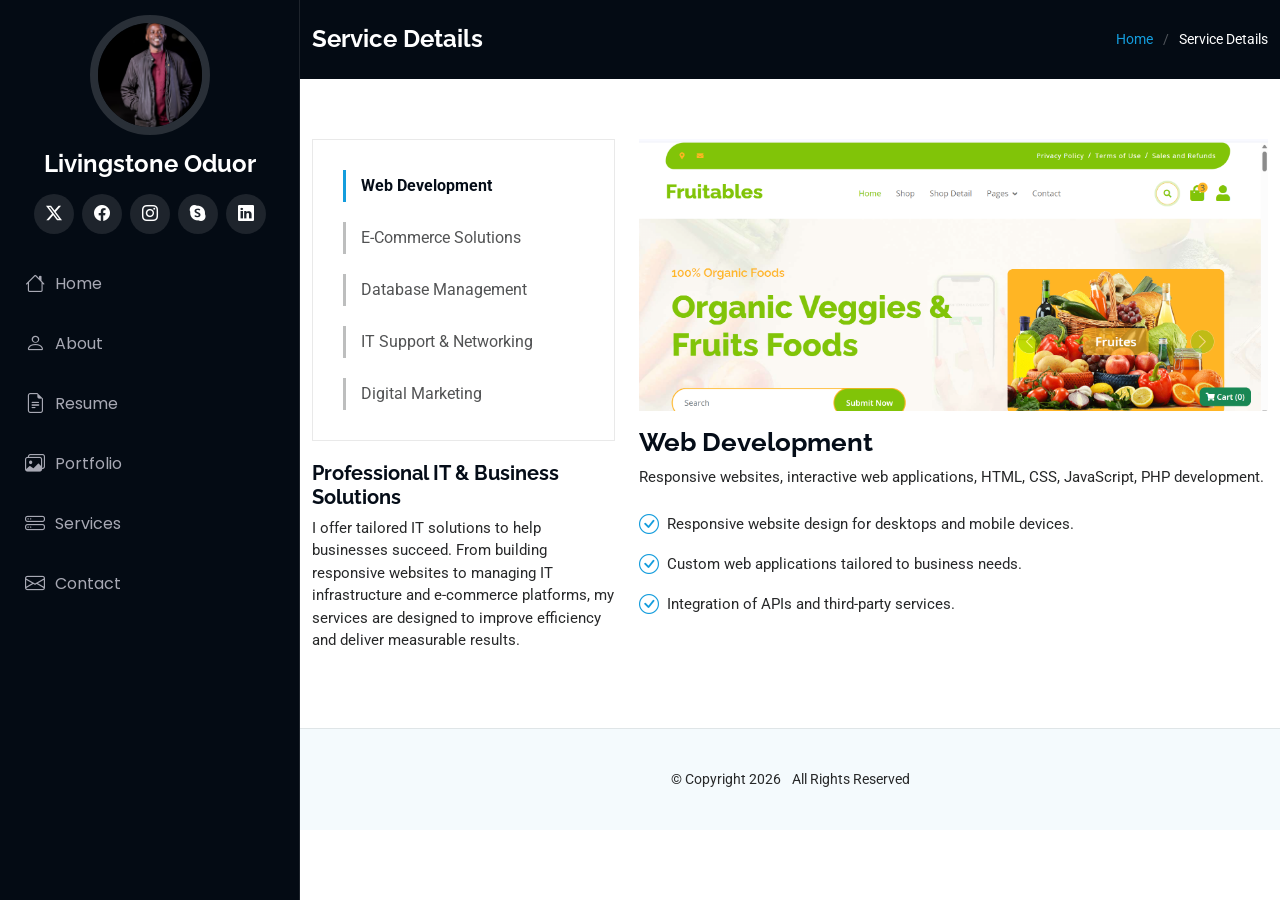
<file: service-details.html>
<!DOCTYPE html>
<html lang="en">

<head>
  <meta charset="utf-8">
  <meta content="width=device-width, initial-scale=1.0" name="viewport">
  <title>Portfolio </title>
  <meta content="" name="description">
  <meta content="" name="keywords">

  <!-- Favicons -->
  <link href="assets/img/favi.jpg" rel="icon">
  <link href="assets/img/favi.jpg" rel="apple-touch-icon">

  <!-- Fonts -->
  <link href="https://fonts.googleapis.com" rel="preconnect">
  <link href="https://fonts.gstatic.com" rel="preconnect" crossorigin>
  <link href="https://fonts.googleapis.com/css2?family=Roboto:ital,wght@0,100;0,300;0,400;0,500;0,700;0,900;1,100;1,300;1,400;1,500;1,700;1,900&family=Poppins:ital,wght@0,100;0,200;0,300;0,400;0,500;0,600;0,700;0,800;0,900;1,100;1,200;1,300;1,400;1,500;1,600;1,700;1,800;1,900&family=Raleway:ital,wght@0,100;0,200;0,300;0,400;0,500;0,600;0,700;0,800;0,900;1,100;1,200;1,300;1,400;1,500;1,600;1,700;1,800;1,900&display=swap" rel="stylesheet">

  <!-- Vendor CSS Files -->
  <link href="assets/vendor/bootstrap/css/bootstrap.min.css" rel="stylesheet">
  <link href="assets/vendor/bootstrap-icons/bootstrap-icons.css" rel="stylesheet">
  <link href="assets/vendor/aos/aos.css" rel="stylesheet">
  <link href="assets/vendor/glightbox/css/glightbox.min.css" rel="stylesheet">
  <link href="assets/vendor/swiper/swiper-bundle.min.css" rel="stylesheet">

  <!-- Main CSS File -->
  <link href="assets/css/main.css" rel="stylesheet">

  <!-- =======================================================
  * Template Name: iPortfolio
  * Template URL: https://bootstrapmade.com/iportfolio-bootstrap-portfolio-websites-template/
  * Updated: Jun 29 2024 with Bootstrap v5.3.3
  * Author: BootstrapMade.com
  * License: https://bootstrapmade.com/license/
  ======================================================== -->
</head>

<body class="service-details-page">

  <header id="header" class="d-flex flex-column header dark-background">
    <i class="header-toggle d-xl-none bi bi-list"></i>

    <div class="profile-img">
      <img src="assets/img/profile.jpeg" alt="" class="rounded-circle img-fluid">
    </div>

    <a href="index.html" class="d-flex align-items-center justify-content-center logo">
      <!-- Uncomment the line below if you also wish to use an image logo -->
      <!-- <img src="assets/img/logo.png" alt=""> -->
      <h1 class="sitename">Livingstone Oduor</h1>
    </a>

    <div class="text-center social-links">
      <a href="#" class="twitter"><i class="bi bi-twitter-x"></i></a>
      <a href="#" class="facebook"><i class="bi bi-facebook"></i></a>
      <a href="#" class="instagram"><i class="bi bi-instagram"></i></a>
      <a href="#" class="google-plus"><i class="bi bi-skype"></i></a>
      <a href="#" class="linkedin"><i class="bi bi-linkedin"></i></a>
    </div>

    <nav id="navmenu" class="navmenu">
      <ul>
        <li><a href="index.html"><i class="bi bi-house navicon"></i>Home</a></li>
        <li><a href="index.html"><i class="bi bi-person navicon"></i> About</a></li>
        <li><a href="index.html"><i class="bi bi-file-earmark-text navicon"></i> Resume</a></li>
        <li><a href="index.html"><i class="bi bi-images navicon"></i> Portfolio</a></li>
        <li><a href="index.html"><i class="bi bi-hdd-stack navicon"></i> Services</a></li>
        </li>
        <li><a href="index.html"><i class="bi bi-envelope navicon"></i> Contact</a></li>
      </ul>
    </nav>

  </header>

  <main class="main">

  <!-- Page Title -->
  <div class="page-title dark-background">
    <div class="d-lg-flex align-items-center justify-content-between container">
      <h1 class="mb-2 mb-lg-0">Service Details</h1>
      <nav class="breadcrumbs">
        <ol>
          <li><a href="index.html">Home</a></li>
          <li class="current">Service Details</li>
        </ol>
      </nav>
    </div>
  </div><!-- End Page Title -->

  <!-- Service Details Section -->
  <section id="service-details" class="service-details section">

    <div class="container">

      <div class="row gy-4">

        <!-- Sidebar / Service List -->
        <div class="col-lg-4" data-aos="fade-up" data-aos-delay="100">
          <div class="services-list">
            <a href="#" class="service-tab active" data-service="web">Web Development</a>
            <a href="#" class="service-tab" data-service="ecommerce">E-Commerce Solutions</a>
            <a href="#" class="service-tab" data-service="database">Database Management</a>
            <a href="#" class="service-tab" data-service="it-support">IT Support & Networking</a>
            <a href="#" class="service-tab" data-service="marketing">Digital Marketing</a>
          </div>

          <h4>Professional IT & Business Solutions</h4>
          <p>
            I offer tailored IT solutions to help businesses succeed. From building responsive websites to managing IT infrastructure and e-commerce platforms, my services are designed to improve efficiency and deliver measurable results.
          </p>
        </div>

        <!-- Service Details Content -->
        <div class="col-lg-8" data-aos="fade-up" data-aos-delay="200">
          
          <!-- Web Development -->
          <div class="service-details-item" data-service="web">
            <img src="assets/img/9.png" alt="Web Development" class="mb-3 img-fluid services-img">
            <h3>Web Development</h3>
            <p>Responsive websites, interactive web applications, HTML, CSS, JavaScript, PHP development.</p>
            <ul>
              <li><i class="bi bi-check-circle"></i> Responsive website design for desktops and mobile devices.</li>
              <li><i class="bi bi-check-circle"></i> Custom web applications tailored to business needs.</li>
              <li><i class="bi bi-check-circle"></i> Integration of APIs and third-party services.</li>
            </ul>
          </div>

          <!-- E-Commerce Solutions -->
          <div class="service-details-item" data-service="ecommerce" style="display:none;">
            <img src="assets/img/1.png" alt="E-Commerce Solutions" class="mb-3 img-fluid services-img">
            <h3>E-Commerce Solutions</h3>
            <p>Online stores with payment integration, shopping carts, and product management systems.</p>
            <ul>
              <li><i class="bi bi-check-circle"></i> Setup of secure payment gateways (M-Pesa, PayPal, credit cards).</li>
              <li><i class="bi bi-check-circle"></i> Product catalog management and inventory tracking.</li>
              <li><i class="bi bi-check-circle"></i> Responsive e-commerce websites optimized for conversions.</li>
            </ul>
          </div>

          <!-- Database Management -->
          <div class="service-details-item" data-service="database" style="display:none;">
            <img src="assets/img/13.png" alt="Database Management" class="mb-3 img-fluid services-img">
            <h3>Database Management</h3>
            <p>Design, management, and optimization of MySQL and Oracle databases.</p>
            <ul>
              <li><i class="bi bi-check-circle"></i> Database setup and normalization.</li>
              <li><i class="bi bi-check-circle"></i> Query optimization for performance improvement.</li>
              <li><i class="bi bi-check-circle"></i> Data backup, security, and reporting solutions.</li>
            </ul>
          </div>

          <!-- IT Support & Networking -->
          <div class="service-details-item" data-service="it-support" style="display:none;">
            <img src="assets/img/222.jpg" alt="IT Support & Networking" class="mb-3 img-fluid services-img">
            <h3>IT Support & Networking</h3>
            <p>Technical support, networking, and IT infrastructure management for businesses.</p>
            <ul>
              <li><i class="bi bi-check-circle"></i> Setup and maintenance of network devices.</li>
              <li><i class="bi bi-check-circle"></i> Troubleshooting hardware and software issues.</li>
              <li><i class="bi bi-check-circle"></i> System updates, monitoring, and IT consultation.</li>
            </ul>
          </div>

          <!-- Digital Marketing -->
          <div class="service-details-item" data-service="marketing" style="display:none;">
            <img src="assets/img/01.jpg" alt="Digital Marketing" class="mb-3 img-fluid services-img">
            <h3>Digital Marketing</h3>
            <p>SEO, social media marketing, content strategies, and e-commerce promotion.</p>
            <ul>
              <li><i class="bi bi-check-circle"></i> Search Engine Optimization to improve website ranking.</li>
              <li><i class="bi bi-check-circle"></i> Social media campaigns and online advertising.</li>
              <li><i class="bi bi-check-circle"></i> Analytics tracking and conversion optimization.</li>
            </ul>
          </div>

        </div>

      </div>

    </div>

  </section><!-- /Service Details Section -->

</main>

<!-- Filter Script -->
<script>
  const tabs = document.querySelectorAll('.service-tab');
  const items = document.querySelectorAll('.service-details-item');

  tabs.forEach(tab => {
    tab.addEventListener('click', (e) => {
      e.preventDefault();

      // Remove active class from all tabs
      tabs.forEach(t => t.classList.remove('active'));
      tab.classList.add('active');

      const service = tab.getAttribute('data-service');

      // Show only selected service, hide others
      items.forEach(item => {
        item.style.display = item.getAttribute('data-service') === service ? 'block' : 'none';
      });
    });
  });
</script>

  <footer id="footer" class="position-relative footer light-background">

    <div class="container">
      <div class="text-center copyright">
        <p>© <span>Copyright</span> 2026<strong class="px-1 sitename"></strong> <span>All Rights Reserved</span></p>
      </div>
      
    </div>

  </footer>

  <!-- Scroll Top -->
  <a href="#" id="scroll-top" class="d-flex align-items-center justify-content-center scroll-top"><i class="bi bi-arrow-up-short"></i></a>

  <!-- Preloader -->
  <div id="preloader"></div>

  <!-- Vendor JS Files -->
  <script src="assets/vendor/bootstrap/js/bootstrap.bundle.min.js"></script>
  <script src="assets/vendor/php-email-form/validate.js"></script>
  <script src="assets/vendor/aos/aos.js"></script>
  <script src="assets/vendor/typed.js/typed.umd.js"></script>
  <script src="assets/vendor/purecounter/purecounter_vanilla.js"></script>
  <script src="assets/vendor/waypoints/noframework.waypoints.js"></script>
  <script src="assets/vendor/glightbox/js/glightbox.min.js"></script>
  <script src="assets/vendor/imagesloaded/imagesloaded.pkgd.min.js"></script>
  <script src="assets/vendor/isotope-layout/isotope.pkgd.min.js"></script>
  <script src="assets/vendor/swiper/swiper-bundle.min.js"></script>

  <!-- Main JS File -->
  <script src="assets/js/main.js"></script>

</body>

</html>
</file>
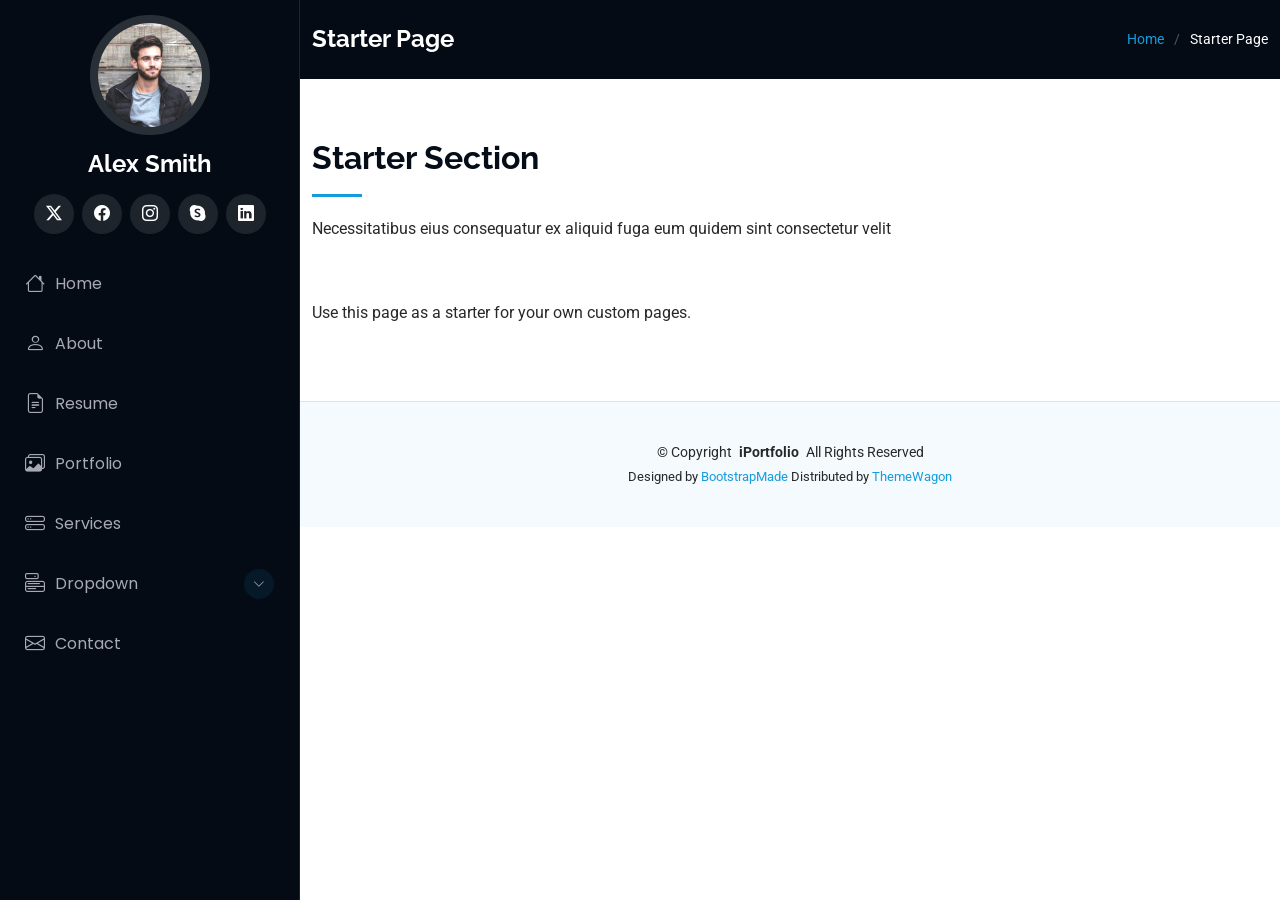
<file: starter-page.html>
<!DOCTYPE html>
<html lang="en">

<head>
  <meta charset="utf-8">
  <meta content="width=device-width, initial-scale=1.0" name="viewport">
  <title>Starter Page - iPortfolio Bootstrap Template</title>
  <meta content="" name="description">
  <meta content="" name="keywords">

  <!-- Favicons -->
  <link href="assets/img/favicon.png" rel="icon">
  <link href="assets/img/apple-touch-icon.png" rel="apple-touch-icon">

  <!-- Fonts -->
  <link href="https://fonts.googleapis.com" rel="preconnect">
  <link href="https://fonts.gstatic.com" rel="preconnect" crossorigin>
  <link href="https://fonts.googleapis.com/css2?family=Roboto:ital,wght@0,100;0,300;0,400;0,500;0,700;0,900;1,100;1,300;1,400;1,500;1,700;1,900&family=Poppins:ital,wght@0,100;0,200;0,300;0,400;0,500;0,600;0,700;0,800;0,900;1,100;1,200;1,300;1,400;1,500;1,600;1,700;1,800;1,900&family=Raleway:ital,wght@0,100;0,200;0,300;0,400;0,500;0,600;0,700;0,800;0,900;1,100;1,200;1,300;1,400;1,500;1,600;1,700;1,800;1,900&display=swap" rel="stylesheet">

  <!-- Vendor CSS Files -->
  <link href="assets/vendor/bootstrap/css/bootstrap.min.css" rel="stylesheet">
  <link href="assets/vendor/bootstrap-icons/bootstrap-icons.css" rel="stylesheet">
  <link href="assets/vendor/aos/aos.css" rel="stylesheet">
  <link href="assets/vendor/glightbox/css/glightbox.min.css" rel="stylesheet">
  <link href="assets/vendor/swiper/swiper-bundle.min.css" rel="stylesheet">

  <!-- Main CSS File -->
  <link href="assets/css/main.css" rel="stylesheet">

  <!-- =======================================================
  * Template Name: iPortfolio
  * Template URL: https://bootstrapmade.com/iportfolio-bootstrap-portfolio-websites-template/
  * Updated: Jun 29 2024 with Bootstrap v5.3.3
  * Author: BootstrapMade.com
  * License: https://bootstrapmade.com/license/
  ======================================================== -->
</head>

<body class="starter-page-page">

  <header id="header" class="header dark-background d-flex flex-column">
    <i class="header-toggle d-xl-none bi bi-list"></i>

    <div class="profile-img">
      <img src="assets/img/my-profile-img.jpg" alt="" class="img-fluid rounded-circle">
    </div>

    <a href="index.html" class="logo d-flex align-items-center justify-content-center">
      <!-- Uncomment the line below if you also wish to use an image logo -->
      <!-- <img src="assets/img/logo.png" alt=""> -->
      <h1 class="sitename">Alex Smith</h1>
    </a>

    <div class="social-links text-center">
      <a href="#" class="twitter"><i class="bi bi-twitter-x"></i></a>
      <a href="#" class="facebook"><i class="bi bi-facebook"></i></a>
      <a href="#" class="instagram"><i class="bi bi-instagram"></i></a>
      <a href="#" class="google-plus"><i class="bi bi-skype"></i></a>
      <a href="#" class="linkedin"><i class="bi bi-linkedin"></i></a>
    </div>

    <nav id="navmenu" class="navmenu">
      <ul>
        <li><a href="#hero"><i class="bi bi-house navicon"></i>Home</a></li>
        <li><a href="#about"><i class="bi bi-person navicon"></i> About</a></li>
        <li><a href="#resume"><i class="bi bi-file-earmark-text navicon"></i> Resume</a></li>
        <li><a href="#portfolio"><i class="bi bi-images navicon"></i> Portfolio</a></li>
        <li><a href="#services"><i class="bi bi-hdd-stack navicon"></i> Services</a></li>
        <li class="dropdown"><a href="#"><i class="bi bi-menu-button navicon"></i> <span>Dropdown</span> <i class="bi bi-chevron-down toggle-dropdown"></i></a>
          <ul>
            <li><a href="#">Dropdown 1</a></li>
            <li class="dropdown"><a href="#"><span>Deep Dropdown</span> <i class="bi bi-chevron-down toggle-dropdown"></i></a>
              <ul>
                <li><a href="#">Deep Dropdown 1</a></li>
                <li><a href="#">Deep Dropdown 2</a></li>
                <li><a href="#">Deep Dropdown 3</a></li>
                <li><a href="#">Deep Dropdown 4</a></li>
                <li><a href="#">Deep Dropdown 5</a></li>
              </ul>
            </li>
            <li><a href="#">Dropdown 2</a></li>
            <li><a href="#">Dropdown 3</a></li>
            <li><a href="#">Dropdown 4</a></li>
          </ul>
        </li>
        <li><a href="#contact"><i class="bi bi-envelope navicon"></i> Contact</a></li>
      </ul>
    </nav>

  </header>

  <main class="main">

    <!-- Page Title -->
    <div class="page-title dark-background">
      <div class="container d-lg-flex justify-content-between align-items-center">
        <h1 class="mb-2 mb-lg-0">Starter Page</h1>
        <nav class="breadcrumbs">
          <ol>
            <li><a href="index.html">Home</a></li>
            <li class="current">Starter Page</li>
          </ol>
        </nav>
      </div>
    </div><!-- End Page Title -->

    <!-- Starter Section Section -->
    <section id="starter-section" class="starter-section section">

      <!-- Section Title -->
      <div class="container section-title" data-aos="fade-up">
        <h2>Starter Section</h2>
        <p>Necessitatibus eius consequatur ex aliquid fuga eum quidem sint consectetur velit</p>
      </div><!-- End Section Title -->

      <div class="container" data-aos="fade-up">
        <p>Use this page as a starter for your own custom pages.</p>
      </div>

    </section><!-- /Starter Section Section -->

  </main>

  <footer id="footer" class="footer position-relative light-background">

    <div class="container">
      <div class="copyright text-center ">
        <p>© <span>Copyright</span> <strong class="px-1 sitename">iPortfolio</strong> <span>All Rights Reserved</span></p>
      </div>
      <div class="credits">
        <!-- All the links in the footer should remain intact. -->
        <!-- You can delete the links only if you've purchased the pro version. -->
        <!-- Licensing information: https://bootstrapmade.com/license/ -->
        <!-- Purchase the pro version with working PHP/AJAX contact form: [buy-url] -->
        Designed by <a href="https://bootstrapmade.com/">BootstrapMade</a> Distributed by <a href="https://themewagon.com">ThemeWagon</a>
      </div>
    </div>

  </footer>

  <!-- Scroll Top -->
  <a href="#" id="scroll-top" class="scroll-top d-flex align-items-center justify-content-center"><i class="bi bi-arrow-up-short"></i></a>

  <!-- Preloader -->
  <div id="preloader"></div>

  <!-- Vendor JS Files -->
  <script src="assets/vendor/bootstrap/js/bootstrap.bundle.min.js"></script>
  <script src="assets/vendor/php-email-form/validate.js"></script>
  <script src="assets/vendor/aos/aos.js"></script>
  <script src="assets/vendor/typed.js/typed.umd.js"></script>
  <script src="assets/vendor/purecounter/purecounter_vanilla.js"></script>
  <script src="assets/vendor/waypoints/noframework.waypoints.js"></script>
  <script src="assets/vendor/glightbox/js/glightbox.min.js"></script>
  <script src="assets/vendor/imagesloaded/imagesloaded.pkgd.min.js"></script>
  <script src="assets/vendor/isotope-layout/isotope.pkgd.min.js"></script>
  <script src="assets/vendor/swiper/swiper-bundle.min.js"></script>

  <!-- Main JS File -->
  <script src="assets/js/main.js"></script>

</body>

</html>
</file>
<file: assets/css/main.css>
/**
* Template Name: iPortfolio
* Template URL: https://bootstrapmade.com/iportfolio-bootstrap-portfolio-websites-template/
* Updated: Jun 29 2024 with Bootstrap v5.3.3
* Author: BootstrapMade.com
* License: https://bootstrapmade.com/license/
*/

/*--------------------------------------------------------------
# Font & Color Variables
# Help: https://bootstrapmade.com/color-system/
--------------------------------------------------------------*/
/* Fonts */
:root {
  --default-font: "Roboto",  system-ui, -apple-system, "Segoe UI", Roboto, "Helvetica Neue", Arial, "Noto Sans", "Liberation Sans", sans-serif, "Apple Color Emoji", "Segoe UI Emoji", "Segoe UI Symbol", "Noto Color Emoji";
  --heading-font: "Raleway",  sans-serif;
  --nav-font: "Poppins",  sans-serif;
}

/* Global Colors - The following color variables are used throughout the website. Updating them here will change the color scheme of the entire website */
:root { 
  --background-color: #ffffff; /* Background color for the entire website, including individual sections */
  --default-color: #272829; /* Default color used for the majority of the text content across the entire website */
  --heading-color: #050d18; /* Color for headings, subheadings and title throughout the website */
  --accent-color: #149ddd; /* Accent color that represents your brand on the website. It's used for buttons, links, and other elements that need to stand out */
  --surface-color: #ffffff; /* The surface color is used as a background of boxed elements within sections, such as cards, icon boxes, or other elements that require a visual separation from the global background. */
  --contrast-color: #ffffff; /* Contrast color for text, ensuring readability against backgrounds of accent, heading, or default colors. */
}

/* Nav Menu Colors - The following color variables are used specifically for the navigation menu. They are separate from the global colors to allow for more customization options */
:root {
  --nav-color: #a8a9b4;  /* The default color of the main navmenu links */
  --nav-hover-color: #ffffff; /* Applied to main navmenu links when they are hovered over or active */
  --nav-mobile-background-color: #040b14; /* Used as the background color for mobile navigation menu */
  --nav-dropdown-background-color: #040b14; /* Used as the background color for dropdown items that appear when hovering over primary navigation items */
  --nav-dropdown-color: #a8a9b4; /* Used for navigation links of the dropdown items in the navigation menu. */
  --nav-dropdown-hover-color: #ffffff; /* Similar to --nav-hover-color, this color is applied to dropdown navigation links when they are hovered over. */
}

/* Color Presets - These classes override global colors when applied to any section or element, providing reuse of the sam color scheme. */

.light-background {
  --background-color: #f4fafd;
  --surface-color: #ffffff;
}

.dark-background {
  --background-color: #040b14;
  --default-color: #ffffff;
  --heading-color: #ffffff;
  --surface-color: #151f2b;
  --contrast-color: #ffffff;
}

/* Smooth scroll */
:root {
  scroll-behavior: smooth;
}

/*--------------------------------------------------------------
# General Styling & Shared Classes
--------------------------------------------------------------*/
body {
  color: var(--default-color);
  background-color: var(--background-color);
  font-family: var(--default-font);
}

a {
  color: var(--accent-color);
  text-decoration: none;
  transition: 0.3s;
}

a:hover {
  color: color-mix(in srgb, var(--accent-color), transparent 25%);
  text-decoration: none;
}

h1,
h2,
h3,
h4,
h5,
h6 {
  color: var(--heading-color);
  font-family: var(--heading-font);
}

/* PHP Email Form Messages
------------------------------*/
.php-email-form .error-message {
  display: none;
  background: #df1529;
  color: #ffffff;
  text-align: left;
  padding: 15px;
  margin-bottom: 24px;
  font-weight: 600;
}

.php-email-form .sent-message {
  display: none;
  color: #ffffff;
  background: #059652;
  text-align: center;
  padding: 15px;
  margin-bottom: 24px;
  font-weight: 600;
}

.php-email-form .loading {
  display: none;
  background: var(--surface-color);
  text-align: center;
  padding: 15px;
  margin-bottom: 24px;
}

.php-email-form .loading:before {
  content: "";
  display: inline-block;
  border-radius: 50%;
  width: 24px;
  height: 24px;
  margin: 0 10px -6px 0;
  border: 3px solid var(--accent-color);
  border-top-color: var(--surface-color);
  animation: php-email-form-loading 1s linear infinite;
}

@keyframes php-email-form-loading {
  0% {
    transform: rotate(0deg);
  }

  100% {
    transform: rotate(360deg);
  }
}

/*--------------------------------------------------------------
# Global Header
--------------------------------------------------------------*/
.header {
  color: var(--default-color);
  background-color: var(--background-color);
  position: fixed;
  top: 0;
  left: 0;
  bottom: 0;
  padding: 0 15px;
  width: 300px;
  transition: all ease-in-out 0.3s;
  overflow-y: auto;
  z-index: 997;
  border-right: 1px solid color-mix(in srgb, var(--default-color), transparent 90%);
}

/* Profile Image Updated */
.header .profile-img img {
  margin: 15px auto;
  display: block;
  width: 120px;                  /* Fixed width */
  height: 120px;                 /* Match width for square frame */
  border: 8px solid color-mix(in srgb, var(--default-color), transparent 85%);
  border-radius: 50%;            /* Circular image */
  object-fit: cover;             /* Scale & crop to fit perfectly */
}

/* Logo Section */
.header .logo {
  line-height: 1;
  margin-bottom: 15px;
}

.header .logo img {
  max-height: 32px;
  margin-right: 8px;
}

.header .logo h1 {
  font-size: 24px;
  margin: 0;
  font-weight: 700;
  color: var(--heading-color);
}

/* Social Links */
.header .social-links {
  margin: 0 0 20px 0;
}

.header .social-links a {
  font-size: 16px;
  display: inline-flex;
  align-items: center;
  justify-content: center;
  background: color-mix(in srgb, var(--default-color), transparent 90%);
  color: var(--default-color);
  margin: 0 2px;
  border-radius: 50%;
  text-align: center;
  width: 40px;
  height: 40px;
  transition: 0.3s;
}

.header .social-links a:hover {
  color: var(--contrast-color);
  background: var(--accent-color);
}

/* Main & Footer Margin for Large Screens */
@media (min-width: 1200px) {
  .header~main,
  .header~#footer {
    margin-left: 300px;
  }
}

/* Sidebar Hide for Smaller Screens */
@media (max-width: 1199px) {
  .header {
    left: -100%;
  }

  /* Optional: Make profile image scale down on smaller screens */
  .header .profile-img img {
    width: 90px;
    height: 90px;
  }
}

.header.header-show {
  left: 0;
}

/* Header Toggle Button */
.header .header-toggle {
  color: var(--contrast-color);
  background-color: var(--accent-color);
  font-size: 22px;
  display: flex;
  align-items: center;
  justify-content: center;
  width: 40px;
  height: 40px;
  border-radius: 50%;
  cursor: pointer;
  position: fixed;
  top: 15px;
  right: 15px;
  z-index: 9999;
  transition: background-color 0.3s;
}

.header .header-toggle:hover {
  color: var(--contrast-color);
  background-color: color-mix(in srgb, var(--accent-color) 90%, white 15%);
}
/*--------------------------------------------------------------
# Navigation Menu
--------------------------------------------------------------*/
.mobile-nav-toggle {
  display: none;
}

.navmenu {
  padding: 0;
  z-index: 9997;
}

.navmenu ul {
  list-style: none;
  padding: 0 0 20px 0;
  margin: 0;
}

.navmenu a,
.navmenu a:focus {
  color: var(--nav-color);
  padding: 15px 10px;
  font-family: var(--nav-font);
  font-size: 16px;
  font-weight: 400;
  display: flex;
  align-items: center;
  white-space: nowrap;
  transition: 0.3s;
  width: 100%;
}

.navmenu a .navicon,
.navmenu a:focus .navicon {
  font-size: 20px;
  margin-right: 10px;
}

.navmenu a .toggle-dropdown,
.navmenu a:focus .toggle-dropdown {
  font-size: 12px;
  line-height: 0;
  margin-left: auto;
  width: 30px;
  height: 30px;
  display: flex;
  align-items: center;
  justify-content: center;
  border-radius: 50%;
  transition: 0.3s;
  flex-shrink: 0;
  background-color: color-mix(in srgb, var(--accent-color), transparent 90%);
}

.navmenu a .toggle-dropdown:hover,
.navmenu a:focus .toggle-dropdown:hover {
  background-color: var(--accent-color);
  color: var(--contrast-color);
}

.navmenu a:hover,
.navmenu .active,
.navmenu .active:focus {
  color: var(--nav-hover-color);
}

.navmenu a:hover .navicon,
.navmenu .active .navicon,
.navmenu .active:focus .navicon {
  color: var(--accent-color);
}

.navmenu .active .toggle-dropdown,
.navmenu .active:focus .toggle-dropdown {
  background-color: var(--accent-color);
  color: var(--contrast-color);
  transform: rotate(180deg);
}

.navmenu .dropdown {
  display: block;
}

.navmenu .dropdown a,
.navmenu .dropdown a:focus {
  color: --nav-dropdown-color;
}

.navmenu .dropdown a:hover,
.navmenu .dropdown .active,
.navmenu .dropdown .active:focus {
  color: var(--nav-dropdown-hover-color);
}

.navmenu .dropdown ul {
  position: static;
  display: none;
  z-index: 99;
  padding: 5px 10px;
  margin: 5px 10px;
  background-color: var(--nav-dropdown-background-color);
  border: 1px solid color-mix(in srgb, var(--default-color), transparent 90%);
  box-shadow: none;
  transition: all 0.5s ease-in-out;
}

.navmenu .dropdown ul ul {
  background-color: rgba(33, 37, 41, 0.1);
}

.navmenu .dropdown>.dropdown-active {
  display: block;
  background-color: rgba(33, 37, 41, 0.03);
}

/*--------------------------------------------------------------
# Global Footer
--------------------------------------------------------------*/
.footer {
  color: var(--default-color);
  background-color: var(--background-color);
  font-size: 14px;
  padding: 40px 0;
  position: relative;
  border-top: 1px solid color-mix(in srgb, var(--default-color), transparent 90%);
}

.footer .copyright p {
  margin-bottom: 0;
}

.footer .credits {
  margin-top: 4px;
  font-size: 13px;
  text-align: center;
}

/*--------------------------------------------------------------
# Preloader
--------------------------------------------------------------*/
#preloader {
  position: fixed;
  inset: 0;
  z-index: 999999;
  overflow: hidden;
  background: var(--background-color);
  transition: all 0.6s ease-out;
}

#preloader:before {
  content: "";
  position: fixed;
  top: calc(50% - 30px);
  left: calc(50% - 30px);
  border: 6px solid #ffffff;
  border-color: var(--accent-color) transparent var(--accent-color) transparent;
  border-radius: 50%;
  width: 60px;
  height: 60px;
  animation: animate-preloader 1.5s linear infinite;
}

@keyframes animate-preloader {
  0% {
    transform: rotate(0deg);
  }

  100% {
    transform: rotate(360deg);
  }
}

/*--------------------------------------------------------------
# Scroll Top Button
--------------------------------------------------------------*/
.scroll-top {
  position: fixed;
  visibility: hidden;
  opacity: 0;
  right: 15px;
  bottom: -15px;
  z-index: 99999;
  background-color: var(--accent-color);
  width: 44px;
  height: 44px;
  border-radius: 50px;
  transition: all 0.4s;
}

.scroll-top i {
  font-size: 24px;
  color: var(--contrast-color);
  line-height: 0;
}

.scroll-top:hover {
  background-color: color-mix(in srgb, var(--accent-color), transparent 20%);
  color: var(--contrast-color);
}

.scroll-top.active {
  visibility: visible;
  opacity: 1;
  bottom: 15px;
}

/*--------------------------------------------------------------
# Disable aos animation delay on mobile devices
--------------------------------------------------------------*/
@media screen and (max-width: 768px) {
  [data-aos-delay] {
    transition-delay: 0 !important;
  }
}

/*--------------------------------------------------------------
# Global Page Titles & Breadcrumbs
--------------------------------------------------------------*/
.page-title {
  color: var(--default-color);
  background-color: var(--background-color);
  padding: 25px 0;
  position: relative;
}

.page-title h1 {
  font-size: 24px;
  font-weight: 700;
}

.page-title .breadcrumbs ol {
  display: flex;
  flex-wrap: wrap;
  list-style: none;
  padding: 0;
  margin: 0;
  font-size: 14px;
  font-weight: 400;
}

.page-title .breadcrumbs ol li+li {
  padding-left: 10px;
}

.page-title .breadcrumbs ol li+li::before {
  content: "/";
  display: inline-block;
  padding-right: 10px;
  color: color-mix(in srgb, var(--default-color), transparent 70%);
}

/*--------------------------------------------------------------
# Global Sections
--------------------------------------------------------------*/
section,
.section {
  color: var(--default-color);
  background-color: var(--background-color);
  padding: 60px 0;
  overflow: clip;
}

/*--------------------------------------------------------------
# Global Section Titles
--------------------------------------------------------------*/
.section-title {
  padding-bottom: 60px;
  position: relative;
}

.section-title h2 {
  font-size: 32px;
  font-weight: 700;
  margin-bottom: 20px;
  padding-bottom: 20px;
  position: relative;
}

.section-title h2:after {
  content: "";
  position: absolute;
  display: block;
  width: 50px;
  height: 3px;
  background: var(--accent-color);
  left: 0;
  bottom: 0;
}

.section-title p {
  margin-bottom: 0;
}

/*--------------------------------------------------------------
# Hero Section
--------------------------------------------------------------*/
.hero {
  width: 100%;
  min-height: 100vh;
  position: relative;
  padding: 80px 0;
  display: flex;
  align-items: center;
  justify-content: center;
  overflow: hidden; /* ensures nothing spills outside */
  background-color: var(--background-color); /* fills empty space */
}

.hero img {
  position: absolute;
  inset: 0;
  display: block;
  width: 100%;
  height: 100%;
  object-fit: contain;       /* entire image visible, no crop */
  object-position: center;   /* centers the image */
  z-index: 1;
  background-color: var(--background-color); /* behind empty space */
}

.hero:before {
  content: "";
  background: color-mix(in srgb, var(--background-color), transparent 70%);
  position: absolute;
  inset: 0;
  z-index: 2;
}

.hero .container {
  position: relative;
  z-index: 3;
}

.hero h2 {
  margin: 0;
  font-size: 64px;
  font-weight: 700;
}

.hero p {
  margin: 5px 0 0 0;
  font-size: 26px;
}

.hero p span {
  letter-spacing: 1px;
  border-bottom: 2px solid var(--accent-color);
}

.hero .social-links {
  margin-top: 25px;
}

.hero .social-links a {
  font-size: 24px;
  display: inline-block;
  color: color-mix(in srgb, var(--default-color), transparent 50%);
  line-height: 1;
  margin-right: 20px;
  transition: 0.3s;
}

.hero .social-links a:hover {
  color: var(--accent-color);
}

@media (max-width: 768px) {
  .hero h2 {
    font-size: 32px;
  }

  .hero p {
    font-size: 20px;
  }
}
/*--------------------------------------------------------------
# About Section
--------------------------------------------------------------*/
.about .content h2 {
  font-weight: 700;
  font-size: 24px;
}

.about .content ul {
  list-style: none;
  padding: 0;
}

.about .content ul li {
  margin-bottom: 20px;
  display: flex;
  align-items: center;
}

.about .content ul strong {
  margin-right: 10px;
}

.about .content ul i {
  font-size: 16px;
  margin-right: 5px;
  color: var(--accent-color);
  line-height: 0;
}

/*--------------------------------------------------------------
# Stats Section
--------------------------------------------------------------*/
.stats .stats-item {
  padding: 30px;
  width: 100%;
}

.stats .stats-item i {
  color: var(--accent-color);
  display: block;
  font-size: 44px;
  float: left;
  line-height: 0;
}

.stats .stats-item .purecounter {
  color: var(--heading-color);
  font-size: 48px;
  line-height: 40px;
  display: block;
  font-weight: 700;
  margin-left: 60px;
}

.stats .stats-item p {
  color: color-mix(in srgb, var(--default-color), transparent 40%);
  padding: 15px 0 0 0;
  margin: 0 0 0 60px;
  font-family: var(--heading-font);
  font-size: 14px;
}

/*--------------------------------------------------------------
# Skills Section
--------------------------------------------------------------*/
.skills .progress {
  height: 60px;
  display: block;
  background: none;
  border-radius: 0;
}

.skills .progress .skill {
  color: var(--heading-color);
  padding: 0;
  margin: 0 0 6px 0;
  text-transform: uppercase;
  display: block;
  font-weight: 600;
  font-family: var(--heading-font);
}

.skills .progress .skill .val {
  float: right;
  font-style: normal;
}

.skills .progress-bar-wrap {
  background: color-mix(in srgb, var(--default-color), transparent 90%);
  height: 10px;
}

.skills .progress-bar {
  width: 1px;
  height: 10px;
  transition: 0.9s;
  background-color: var(--accent-color);
}

/*--------------------------------------------------------------
# Resume Section
--------------------------------------------------------------*/
.resume .resume-title {
  color: var(--heading-color);
  font-size: 26px;
  font-weight: 700;
  margin-top: 20px;
  margin-bottom: 20px;
}

.resume .resume-item {
  padding: 0 0 20px 20px;
  margin-top: -2px;
  border-left: 2px solid var(--accent-color);
  position: relative;
}

.resume .resume-item h4 {
  line-height: 18px;
  font-size: 18px;
  font-weight: 600;
  text-transform: uppercase;
  color: color-mix(in srgb, var(--default-color), transparent 20%);
  margin-bottom: 10px;
}

.resume .resume-item h5 {
  font-size: 16px;
  padding: 5px 15px;
  display: inline-block;
  font-weight: 600;
  margin-bottom: 10px;
}

.resume .resume-item ul {
  padding-left: 20px;
}

.resume .resume-item ul li {
  padding-bottom: 10px;
}

.resume .resume-item:last-child {
  padding-bottom: 0;
}

.resume .resume-item::before {
  content: "";
  position: absolute;
  width: 16px;
  height: 16px;
  border-radius: 50px;
  left: -9px;
  top: 0;
  background: var(--background-color);
  border: 2px solid var(--accent-color);
}

/*--------------------------------------------------------------
# Portfolio Section
--------------------------------------------------------------*/
.portfolio .portfolio-filters {
  padding: 0;
  margin: 0 auto 20px auto;
  list-style: none;
  text-align: center;
}

.portfolio .portfolio-filters li {
  cursor: pointer;
  display: inline-block;
  padding: 0;
  font-size: 14px;
  font-weight: 400;
  margin: 0 10px;
  line-height: 1;
  text-transform: uppercase;
  margin-bottom: 10px;
  transition: all 0.3s ease-in-out;
}

.portfolio .portfolio-filters li:hover,
.portfolio .portfolio-filters li.filter-active {
  color: var(--accent-color);
}

.portfolio .portfolio-filters li:first-child {
  margin-left: 0;
}

.portfolio .portfolio-filters li:last-child {
  margin-right: 0;
}

@media (max-width: 575px) {
  .portfolio .portfolio-filters li {
    font-size: 14px;
    margin: 0 5px;
  }
}

.portfolio .portfolio-content {
  position: relative;
  overflow: hidden;
}

.portfolio .portfolio-content img {
  transition: 0.3s;
}

.portfolio .portfolio-content .portfolio-info {
  opacity: 0;
  position: absolute;
  inset: 0;
  z-index: 3;
  transition: all ease-in-out 0.3s;
  background: rgba(0, 0, 0, 0.6);
  padding: 15px;
}

.portfolio .portfolio-content .portfolio-info h4 {
  font-size: 14px;
  padding: 5px 10px;
  font-weight: 400;
  color: #ffffff;
  display: inline-block;
  background-color: var(--accent-color);
}

.portfolio .portfolio-content .portfolio-info p {
  position: absolute;
  bottom: 10px;
  text-align: center;
  display: inline-block;
  left: 0;
  right: 0;
  font-size: 16px;
  font-weight: 600;
  color: rgba(255, 255, 255, 0.8);
}

.portfolio .portfolio-content .portfolio-info .preview-link,
.portfolio .portfolio-content .portfolio-info .details-link {
  position: absolute;
  left: calc(50% - 40px);
  font-size: 26px;
  top: calc(50% - 14px);
  color: #fff;
  transition: 0.3s;
  line-height: 1.2;
}

.portfolio .portfolio-content .portfolio-info .preview-link:hover,
.portfolio .portfolio-content .portfolio-info .details-link:hover {
  color: var(--accent-color);
}

.portfolio .portfolio-content .portfolio-info .details-link {
  left: 50%;
  font-size: 34px;
  line-height: 0;
}

.portfolio .portfolio-content:hover .portfolio-info {
  opacity: 1;
}

.portfolio .portfolio-content:hover img {
  transform: scale(1.1);
}

/*--------------------------------------------------------------
# Services Section
--------------------------------------------------------------*/
.services .service-item {
  position: relative;
}

.services .service-item .icon {
  background: var(--accent-color);
  display: flex;
  align-items: center;
  justify-content: center;
  width: 54px;
  height: 54px;
  border-radius: 50%;
  transition: 0.5s;
  border: 1px solid var(--accent-color);
  margin-right: 20px;
}

.services .service-item .icon i {
  color: var(--contrast-color);
  font-size: 24px;
  line-height: 0;
}

.services .service-item:hover .icon {
  background: var(--surface-color);
}

.services .service-item:hover .icon i {
  color: var(--accent-color);
}

.services .service-item .title {
  font-weight: 700;
  margin-bottom: 15px;
  font-size: 18px;
}

.services .service-item .title a {
  color: var(--heading-color);
}

.services .service-item .title a:hover {
  color: var(--accent-color);
}

.services .service-item .description {
  line-height: 24px;
  font-size: 14px;
}

/*--------------------------------------------------------------
# Testimonials Section
--------------------------------------------------------------*/
.testimonials .testimonials-carousel,
.testimonials .testimonials-slider {
  overflow: hidden;
}

.testimonials .testimonial-item {
  box-sizing: content-box;
  text-align: center;
  min-height: 320px;
}

.testimonials .testimonial-item .testimonial-img {
  width: 90px;
  border-radius: 50%;
  margin: 0 auto;
}

.testimonials .testimonial-item h3 {
  font-size: 18px;
  font-weight: bold;
  margin: 10px 0 5px 0;
}

.testimonials .testimonial-item h4 {
  font-size: 14px;
  color: color-mix(in srgb, var(--default-color), transparent 20%);
  margin: 0;
}

.testimonials .testimonial-item .quote-icon-left,
.testimonials .testimonial-item .quote-icon-right {
  color: color-mix(in srgb, var(--accent-color), transparent 40%);
  font-size: 26px;
  line-height: 0;
}

.testimonials .testimonial-item .quote-icon-left {
  display: inline-block;
  left: -5px;
  position: relative;
}

.testimonials .testimonial-item .quote-icon-right {
  display: inline-block;
  right: -5px;
  position: relative;
  top: 10px;
  transform: scale(-1, -1);
}

.testimonials .testimonial-item p {
  font-style: italic;
  margin: 0 15px 15px 15px;
  padding: 20px;
  background-color: var(--surface-color);
  position: relative;
  margin-bottom: 35px;
  border-radius: 6px;
  box-shadow: 0px 2px 15px rgba(0, 0, 0, 0.1);
}

.testimonials .testimonial-item p::after {
  content: "";
  width: 0;
  height: 0;
  border-top: 20px solid var(--surface-color);
  border-right: 20px solid transparent;
  border-left: 20px solid transparent;
  position: absolute;
  bottom: -20px;
  left: calc(50% - 20px);
}

.testimonials .swiper-wrapper {
  height: auto;
}

.testimonials .swiper-pagination {
  margin-top: 40px;
  position: relative;
}

.testimonials .swiper-pagination .swiper-pagination-bullet {
  width: 12px;
  height: 12px;
  background-color: var(--background-color);
  opacity: 1;
  border: 1px solid var(--accent-color);
}

.testimonials .swiper-pagination .swiper-pagination-bullet-active {
  background-color: var(--accent-color);
}

/*--------------------------------------------------------------
# Contact Section
--------------------------------------------------------------*/
.contact .info-wrap {
  background-color: var(--surface-color);
  box-shadow: 0px 0px 20px rgba(0, 0, 0, 0.1);
  padding: 30px;
}

@media (max-width: 575px) {
  .contact .info-wrap {
    padding: 20px;
  }
}

.contact .info-item {
  margin-bottom: 40px;
}

.contact .info-item i {
  font-size: 20px;
  color: var(--accent-color);
  background: color-mix(in srgb, var(--accent-color), transparent 92%);
  width: 44px;
  height: 44px;
  display: flex;
  justify-content: center;
  align-items: center;
  border-radius: 50px;
  transition: all 0.3s ease-in-out;
  margin-right: 15px;
}

.contact .info-item h3 {
  padding: 0;
  font-size: 18px;
  font-weight: 700;
  margin-bottom: 5px;
}

.contact .info-item p {
  padding: 0;
  margin-bottom: 0;
  font-size: 14px;
}

.contact .info-item:hover i {
  background: var(--accent-color);
  color: var(--contrast-color);
}

.contact .php-email-form {
  background-color: var(--surface-color);
  height: 100%;
  padding: 30px;
  box-shadow: 0px 0px 20px rgba(0, 0, 0, 0.1);
}

@media (max-width: 575px) {
  .contact .php-email-form {
    padding: 20px;
  }
}

.contact .php-email-form input[type=text],
.contact .php-email-form input[type=email],
.contact .php-email-form textarea {
  font-size: 14px;
  padding: 10px 15px;
  box-shadow: none;
  border-radius: 0;
  color: var(--default-color);
  background-color: var(--surface-color);
  border-color: color-mix(in srgb, var(--default-color), transparent 80%);
}

.contact .php-email-form input[type=text]:focus,
.contact .php-email-form input[type=email]:focus,
.contact .php-email-form textarea:focus {
  border-color: var(--accent-color);
}

.contact .php-email-form input[type=text]::placeholder,
.contact .php-email-form input[type=email]::placeholder,
.contact .php-email-form textarea::placeholder {
  color: color-mix(in srgb, var(--default-color), transparent 70%);
}

.contact .php-email-form button[type=submit] {
  color: var(--contrast-color);
  background: var(--accent-color);
  border: 0;
  padding: 10px 30px;
  transition: 0.4s;
  border-radius: 50px;
}

.contact .php-email-form button[type=submit]:hover {
  background: color-mix(in srgb, var(--accent-color), transparent 25%);
}

/*--------------------------------------------------------------
# Portfolio Details Section
--------------------------------------------------------------*/
.portfolio-details .portfolio-details-slider img {
  width: 100%;
}

.portfolio-details .portfolio-details-slider .swiper-pagination {
  margin-top: 20px;
  position: relative;
}

.portfolio-details .portfolio-details-slider .swiper-pagination .swiper-pagination-bullet {
  width: 12px;
  height: 12px;
  background-color: color-mix(in srgb, var(--default-color), transparent 85%);
  opacity: 1;
}

.portfolio-details .portfolio-details-slider .swiper-pagination .swiper-pagination-bullet-active {
  background-color: var(--accent-color);
}

.portfolio-details .portfolio-info {
  padding: 30px;
  box-shadow: 0px 0 30px rgba(0, 0, 0, 0.1);
}

.portfolio-details .portfolio-info h3 {
  font-size: 22px;
  font-weight: 700;
  margin-bottom: 20px;
  padding-bottom: 20px;
  border-bottom: 1px solid color-mix(in srgb, var(--default-color), transparent 85%);
}

.portfolio-details .portfolio-info ul {
  list-style: none;
  padding: 0;
  font-size: 15px;
}

.portfolio-details .portfolio-info ul li+li {
  margin-top: 10px;
}

.portfolio-details .portfolio-description {
  padding-top: 30px;
}

.portfolio-details .portfolio-description h2 {
  font-size: 26px;
  font-weight: 700;
  margin-bottom: 20px;
}

.portfolio-details .portfolio-description p {
  padding: 0;
  color: color-mix(in srgb, var(--default-color), transparent 30%);
}

/*--------------------------------------------------------------
# Service Details Section
--------------------------------------------------------------*/
.service-details .services-list {
  padding: 10px 30px;
  border: 1px solid color-mix(in srgb, var(--default-color), transparent 90%);
  margin-bottom: 20px;
}

.service-details .services-list a {
  display: block;
  line-height: 1;
  padding: 8px 0 8px 15px;
  border-left: 3px solid color-mix(in srgb, var(--default-color), transparent 70%);
  margin: 20px 0;
  color: color-mix(in srgb, var(--default-color), transparent 20%);
  transition: 0.3s;
}

.service-details .services-list a.active {
  color: var(--heading-color);
  font-weight: 700;
  border-color: var(--accent-color);
}

.service-details .services-list a:hover {
  border-color: var(--accent-color);
}

.service-details .services-img {
  margin-bottom: 20px;
}

.service-details h3 {
  font-size: 26px;
  font-weight: 700;
}

.service-details h4 {
  font-size: 20px;
  font-weight: 700;
}

.service-details p {
  font-size: 15px;
}

.service-details ul {
  list-style: none;
  padding: 0;
  font-size: 15px;
}

.service-details ul li {
  padding: 5px 0;
  display: flex;
  align-items: center;
}

.service-details ul i {
  font-size: 20px;
  margin-right: 8px;
  color: var(--accent-color);
}

/*--------------------------------------------------------------
# Starter Section Section
--------------------------------------------------------------*/
.starter-section {
  /* Add your styles here */
}
</file>
